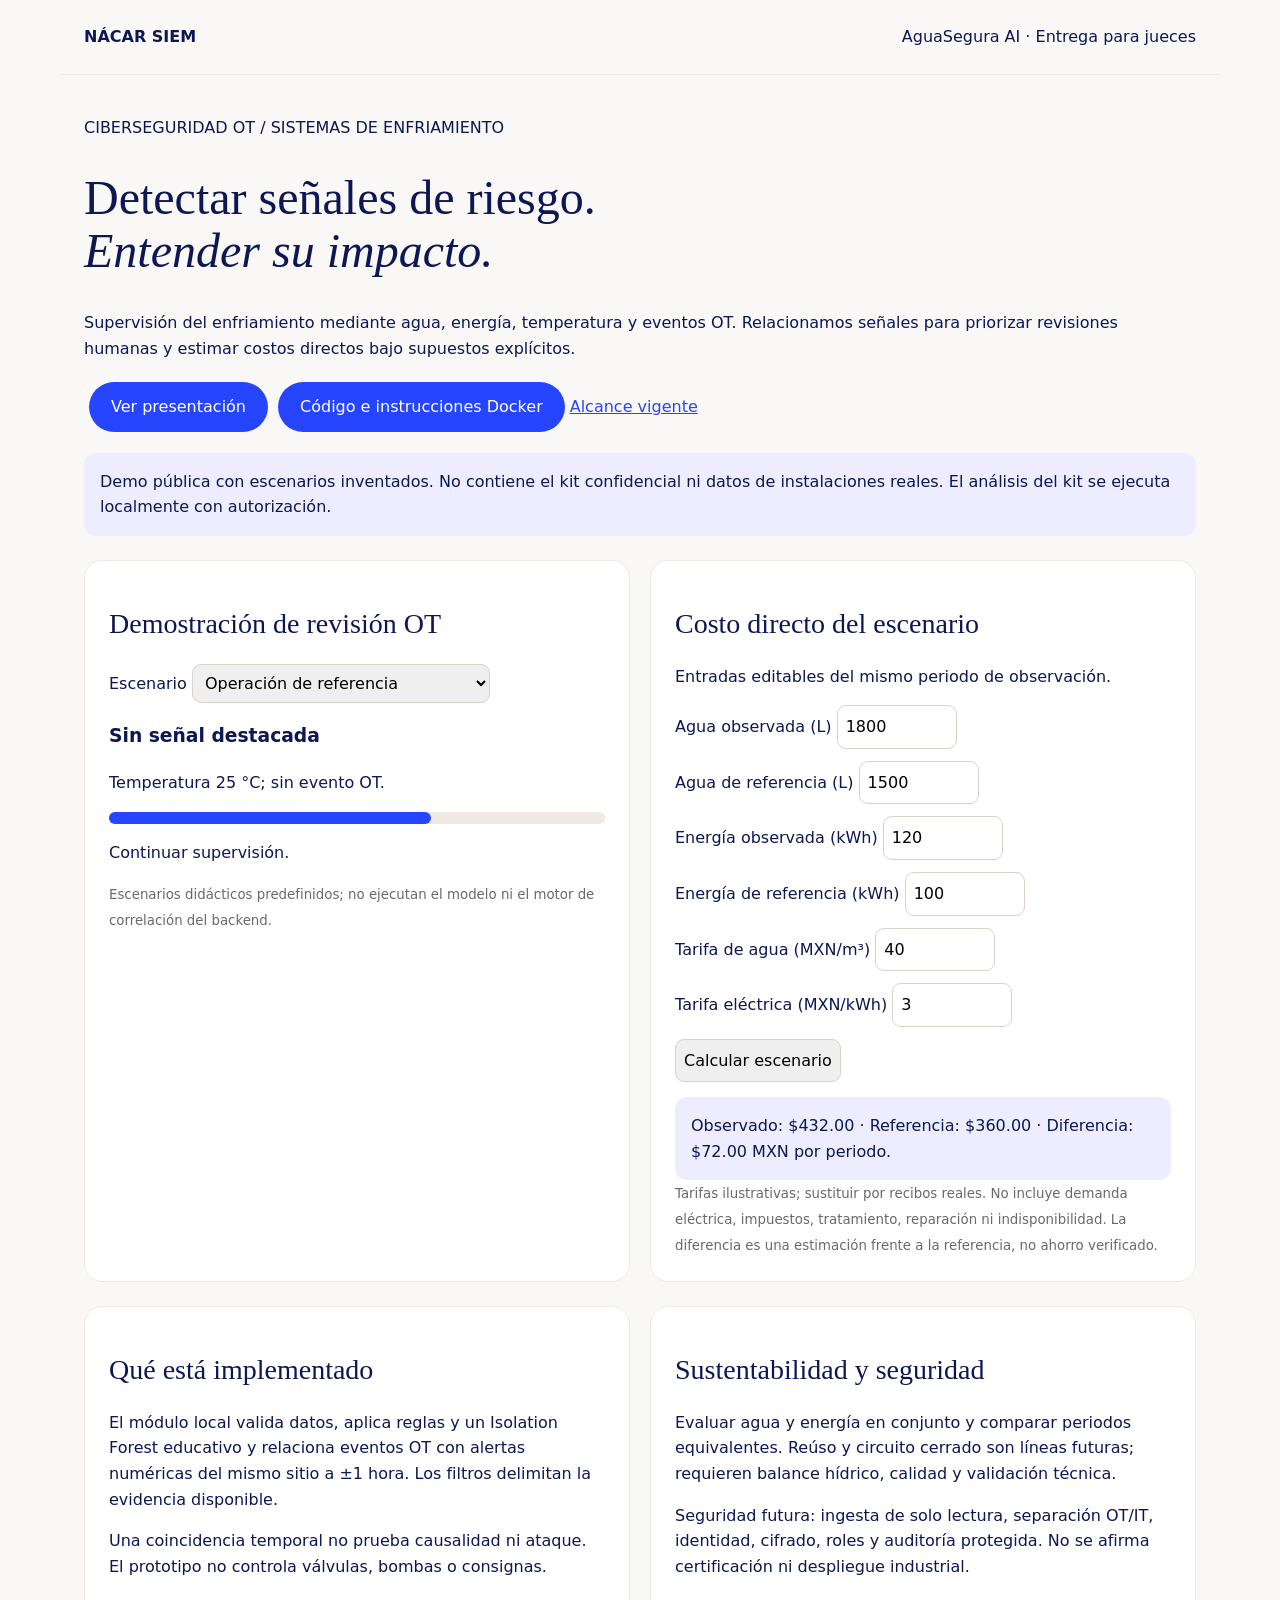
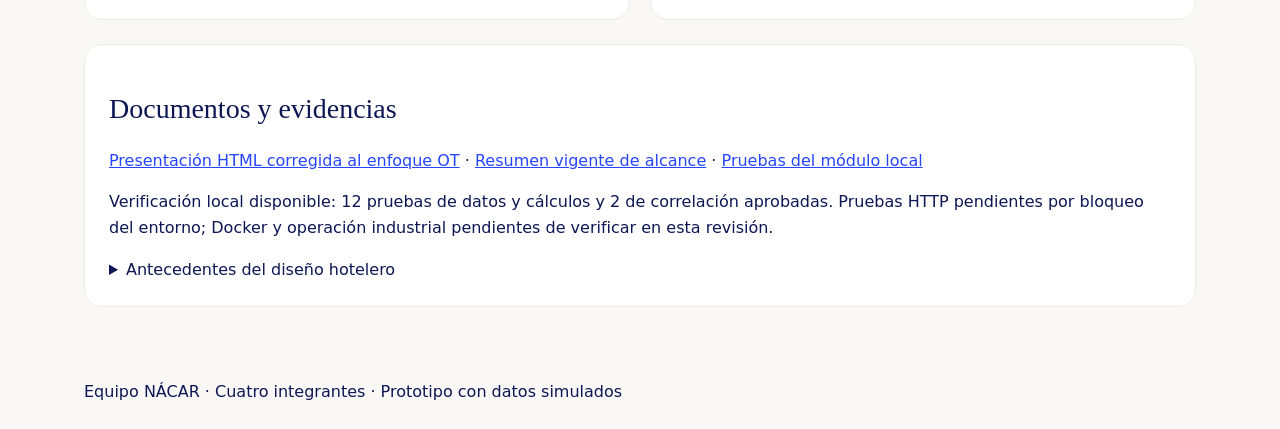
<file: index.html>
<!doctype html><html lang="es"><head><meta charset="utf-8"><meta http-equiv="refresh" content="0;url=jueces/"><title>NÁCAR SIEM · Entrega OT</title></head><body><a href="jueces/">Abrir entrega para jueces: ciberseguridad OT del enfriamiento</a></body></html>
</file>
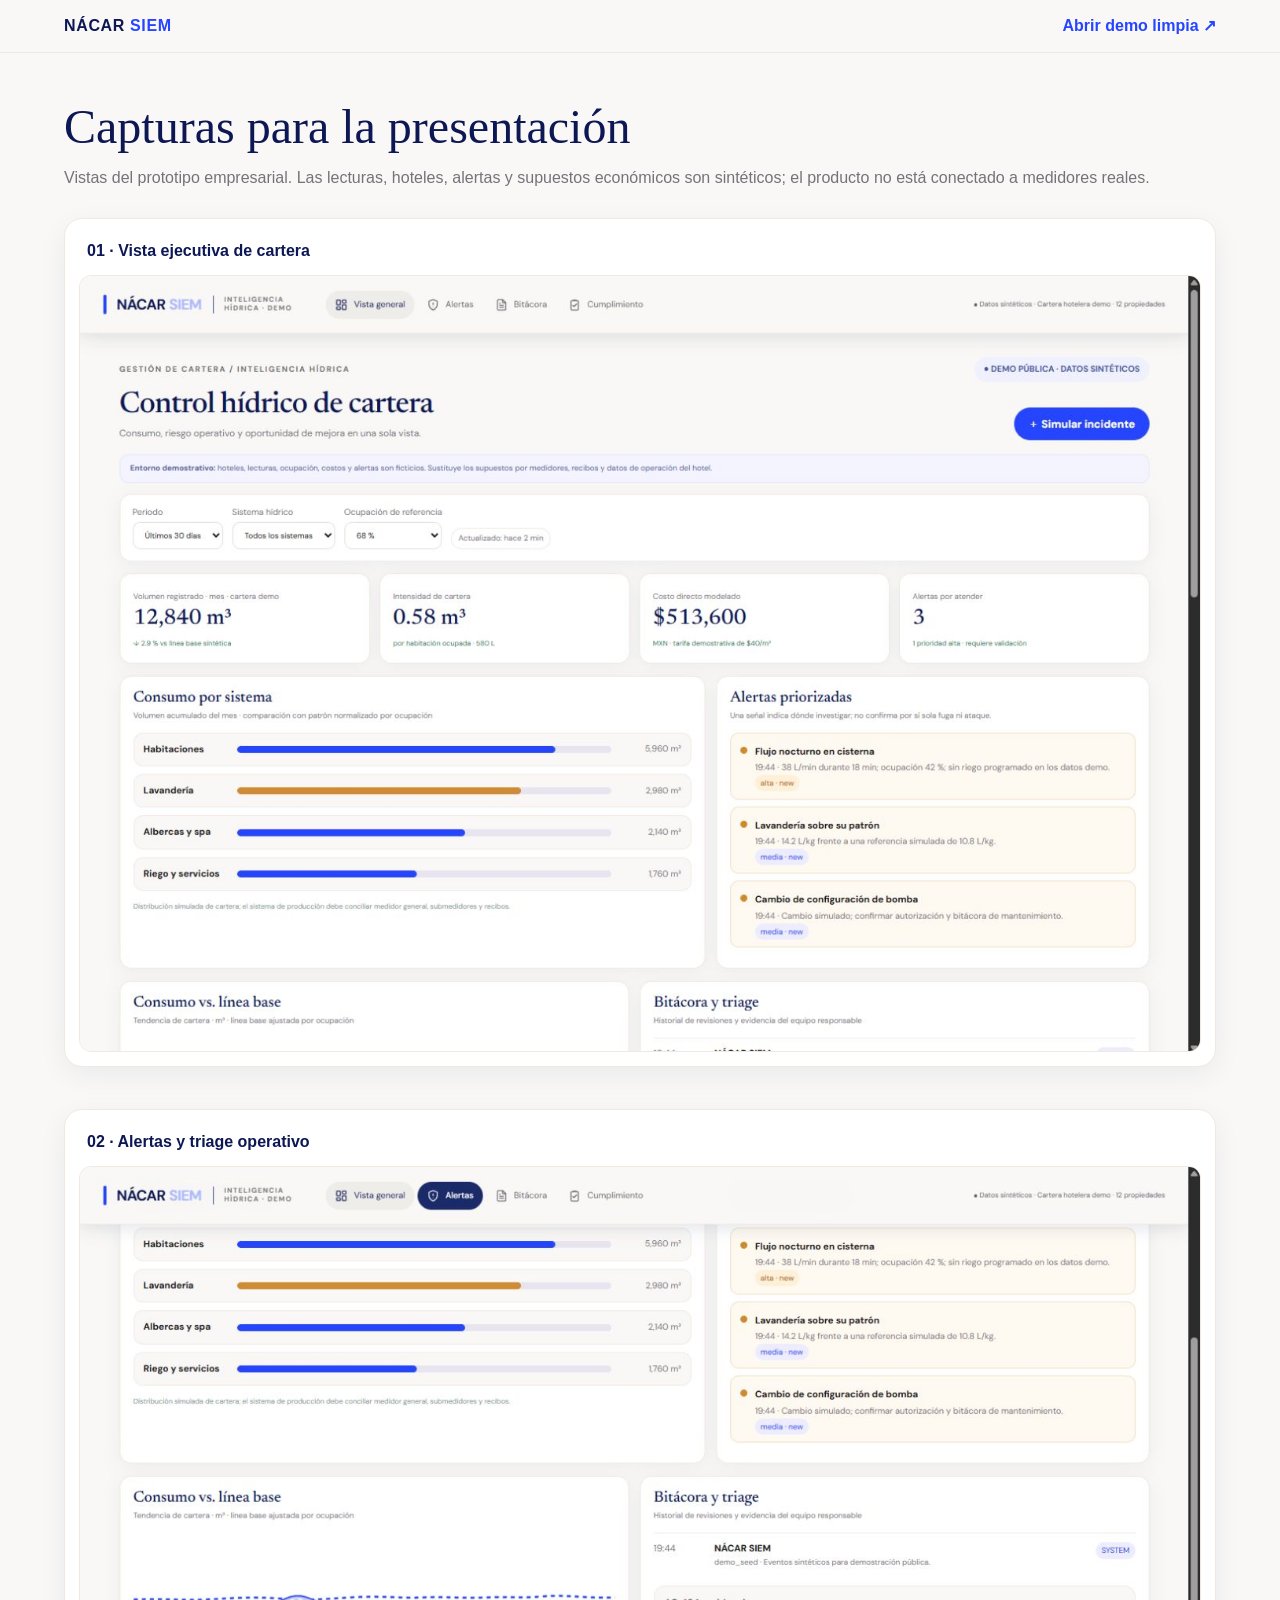
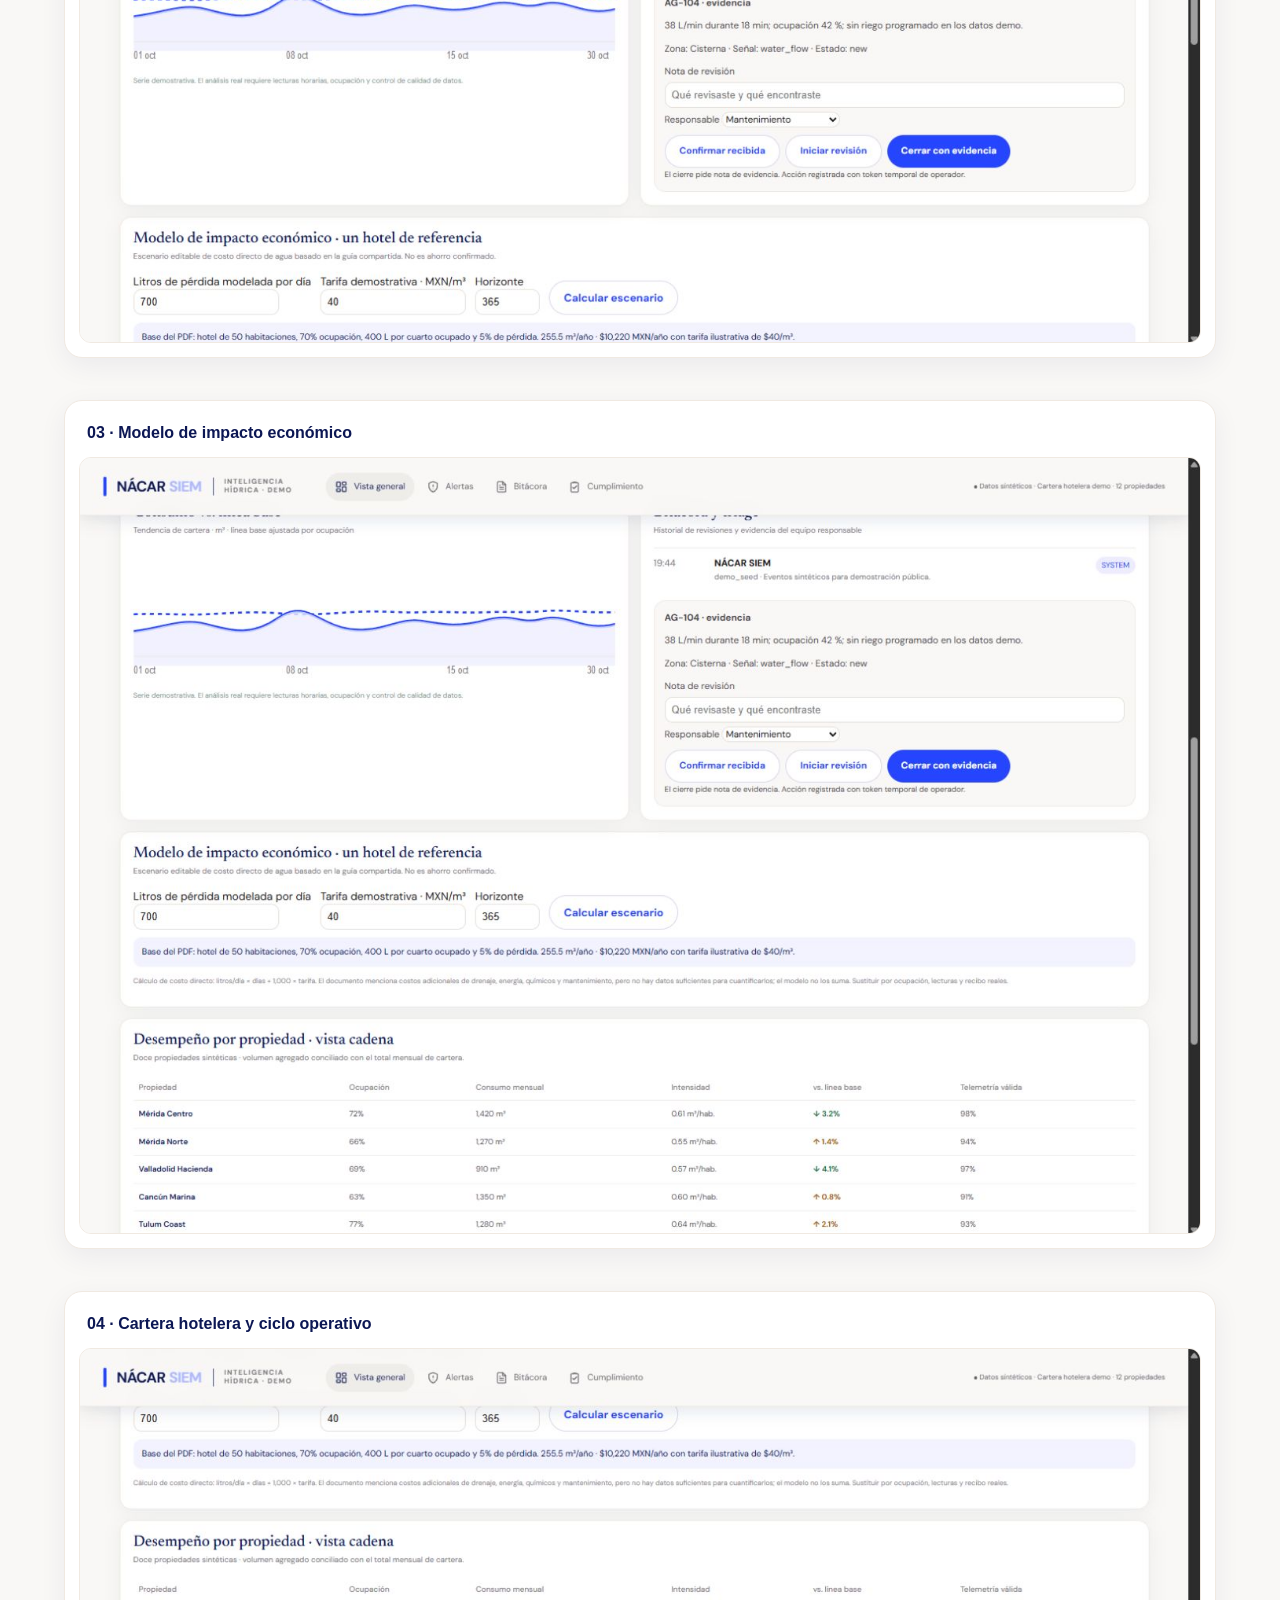
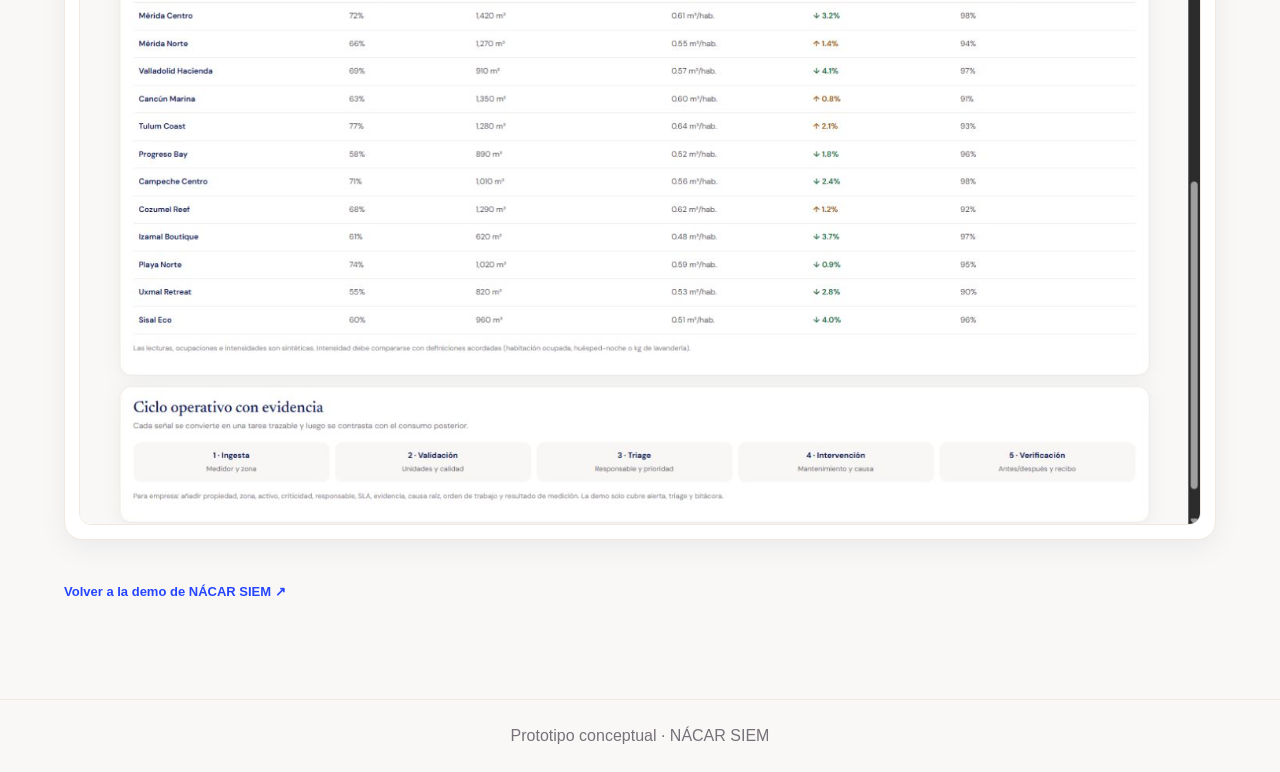
<file: capturas/index.html>
<!doctype html>
<html lang="es">
<head>
<meta charset="utf-8"><meta name="viewport" content="width=device-width,initial-scale=1">
<title>NÁCAR SIEM · Capturas</title>
<style>
:root{color-scheme:light;--ink:#0c1754;--blue:#2545ff;--paper:#f9f8f6;--line:#f0e9e1;--muted:#77727a}
*{box-sizing:border-box}body{margin:0;background:var(--paper);color:var(--ink);font:16px/1.5 "DM Sans",Inter,Arial,sans-serif}
header{position:sticky;top:0;background:rgba(249,248,246,.96);backdrop-filter:blur(12px);border-bottom:1px solid var(--line);padding:14px clamp(20px,5vw,72px);display:flex;justify-content:space-between;align-items:center;gap:20px}
.brand{font-weight:800;letter-spacing:.04em}.brand span{color:var(--blue)}a{color:var(--blue);text-decoration:none;font-weight:650}
main{max-width:1200px;margin:0 auto;padding:40px 24px 72px}h1{font:500 clamp(32px,5vw,48px)/1.1 Georgia,serif;margin:8px 0 12px}p{color:var(--muted);margin:0 0 26px}
figure{margin:28px 0 42px;background:#fff;border:1px solid var(--line);border-radius:18px;padding:14px;box-shadow:0 8px 28px rgba(12,23,84,.06)}
figcaption{padding:6px 8px 12px;font-weight:700;color:var(--ink)}figure img{display:block;width:100%;height:auto;border:1px solid var(--line);border-radius:12px}
.small{font-size:13px}footer{padding:24px;border-top:1px solid var(--line);color:var(--muted);text-align:center}
</style></head>
<body><header><div class="brand">NÁCAR <span>SIEM</span></div><a href="../console/?presentation=1">Abrir demo limpia ↗</a></header>
<main><h1>Capturas para la presentación</h1><p>Vistas del prototipo empresarial. Las lecturas, hoteles, alertas y supuestos económicos son sintéticos; el producto no está conectado a medidores reales.</p>
<figure><figcaption>01 · Vista ejecutiva de cartera</figcaption><a href="01-vista-ejecutiva.jpg"><img src="01-vista-ejecutiva.jpg" alt="Resumen ejecutivo del tablero NÁCAR SIEM"></a></figure>
<figure><figcaption>02 · Alertas y triage operativo</figcaption><a href="02-alertas-triage.jpg"><img src="02-alertas-triage.jpg" alt="Alertas priorizadas y formulario de triage"></a></figure>
<figure><figcaption>03 · Modelo de impacto económico</figcaption><a href="03-impacto-economico.jpg"><img src="03-impacto-economico.jpg" alt="Modelo editable de costo directo de agua y propiedades"></a></figure>
<figure><figcaption>04 · Cartera hotelera y ciclo operativo</figcaption><a href="04-cartera-operativa.jpg"><img src="04-cartera-operativa.jpg" alt="Comparación de desempeño entre propiedades y ciclo operativo"></a></figure>
<p class="small"><a href="../console/?presentation=1">Volver a la demo de NÁCAR SIEM ↗</a></p></main><footer>Prototipo conceptual · NÁCAR SIEM</footer></body></html>
</file>
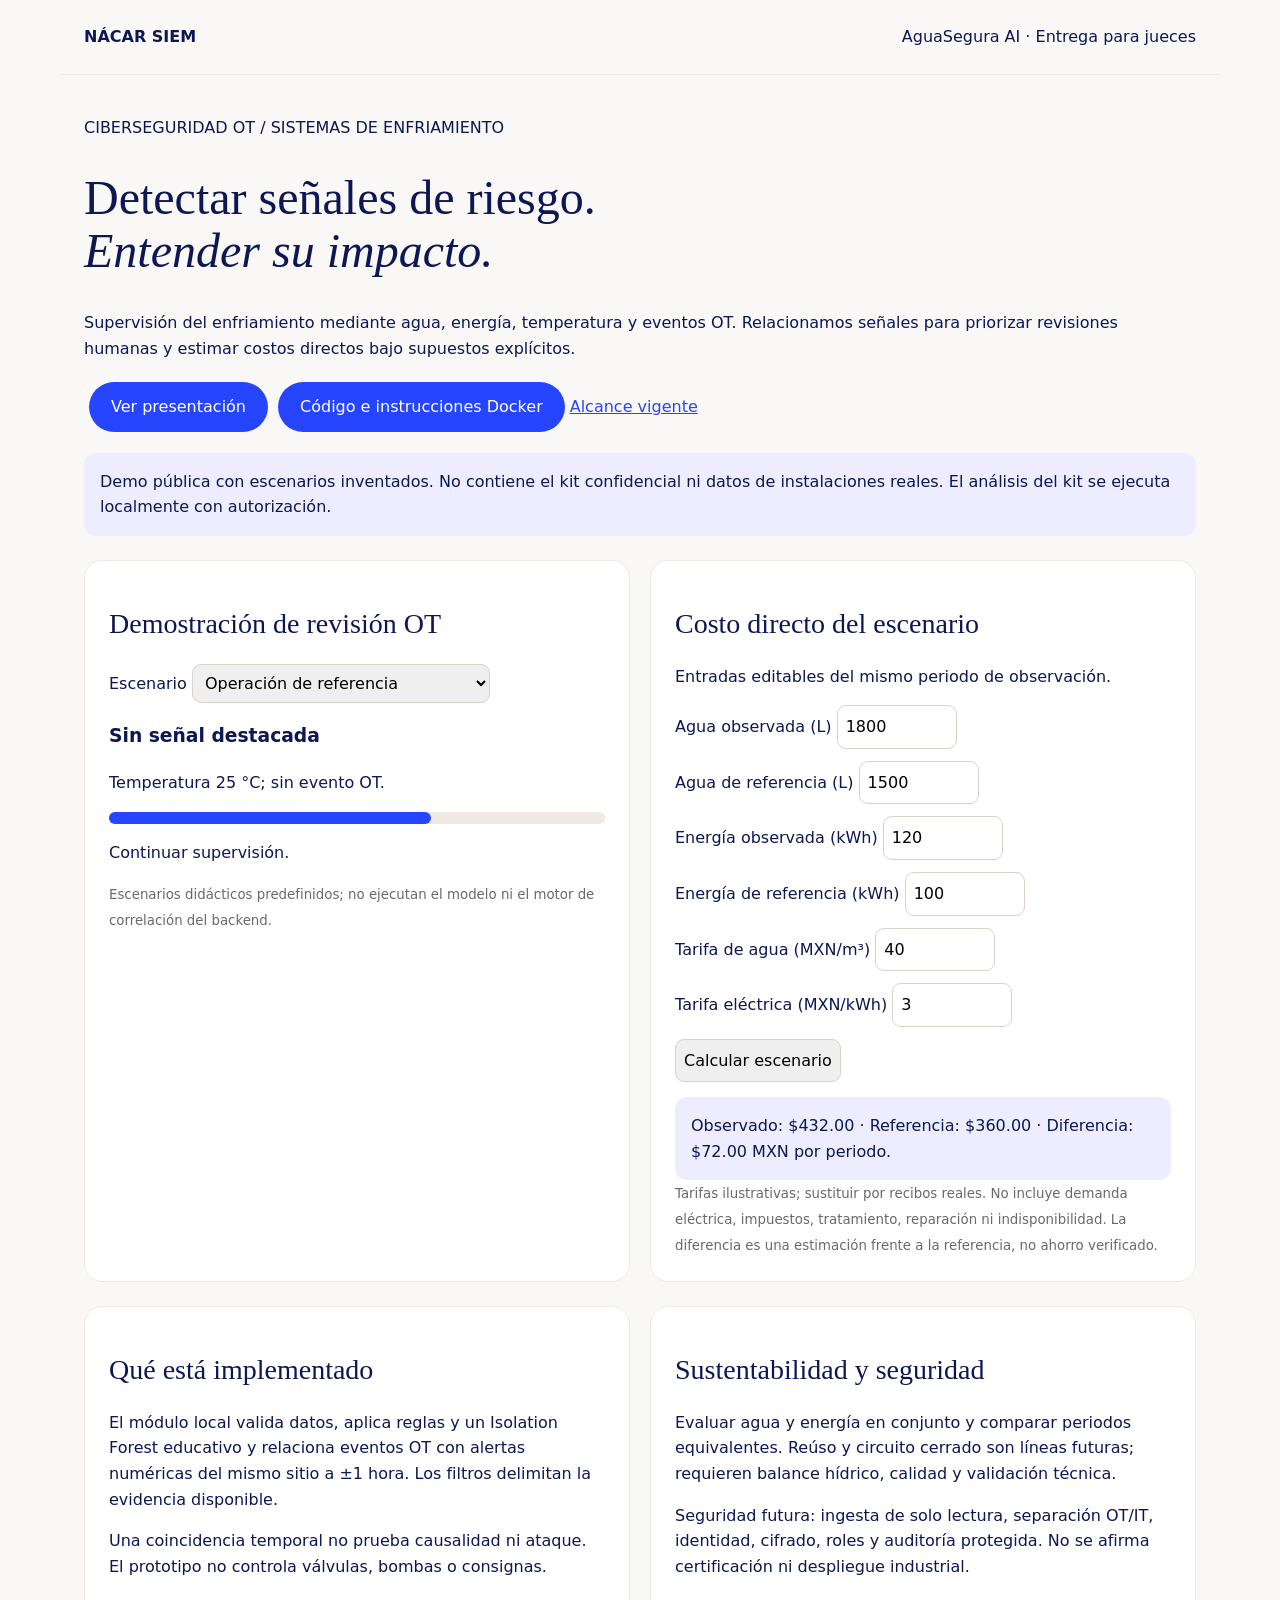
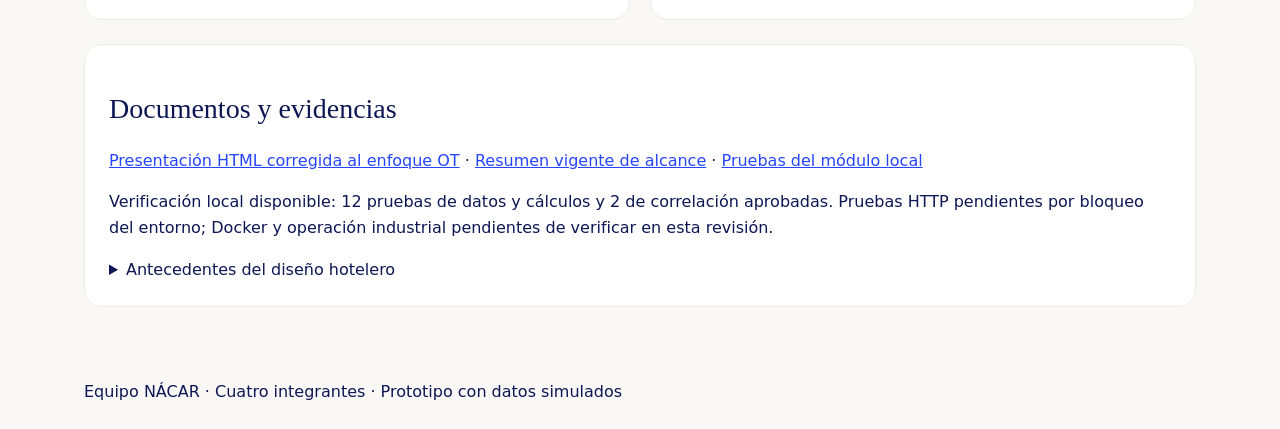
<file: jueces/index.html>
<!doctype html><html lang="es"><head><meta charset="utf-8"><meta name="viewport" content="width=device-width,initial-scale=1"><title>NÁCAR SIEM | Evaluación OT</title><style>
*{box-sizing:border-box}body{margin:0;background:#f9f8f6;color:#0c1754;font:16px/1.6 system-ui,sans-serif}header,main,footer{max-width:1160px;margin:auto;padding:24px}header{display:flex;justify-content:space-between;border-bottom:1px solid #f0e9e1}h1{font:48px/1.1 Georgia,serif;max-width:900px}h2{font:28px Georgia,serif}a{color:#2545ff}section{margin:24px 0}.grid{display:grid;grid-template-columns:1fr 1fr;gap:20px}.card{background:white;border:1px solid #f0e9e1;border-radius:18px;padding:24px}.button{display:inline-block;background:#2545ff;color:white;padding:12px 22px;border-radius:40px;text-decoration:none;margin:5px}label{display:block;margin:12px 0}input,select,button{font:inherit;padding:8px;border:1px solid #d9d2ca;border-radius:9px;max-width:100%}input{width:120px}.notice{background:#eeedff;padding:16px;border-radius:12px}.bar{height:12px;background:#f0e9e1;border-radius:12px;margin:10px 0}.bar i{display:block;height:100%;background:#2545ff;border-radius:12px}small{color:#6c6670}output{display:block;padding:16px;background:#eeedff;border-radius:12px;margin-top:15px}@media(max-width:750px){.grid{grid-template-columns:1fr}h1{font-size:36px}}</style></head><body>
<header><b>NÁCAR SIEM</b><span>AguaSegura AI · Entrega para jueces</span></header><main>
<p>CIBERSEGURIDAD OT / SISTEMAS DE ENFRIAMIENTO</p><h1>Detectar señales de riesgo.<br><em>Entender su impacto.</em></h1>
<p>Supervisión del enfriamiento mediante agua, energía, temperatura y eventos OT. Relacionamos señales para priorizar revisiones humanas y estimar costos directos bajo supuestos explícitos.</p>
<a class="button" href="../NACAR-presentacion.html">Ver presentación</a><a class="button" href="https://github.com/themiguelvargas10/hackathon">Código e instrucciones Docker</a><a href="../docs/ENFOQUE_OT_ENFRIAMIENTO.md">Alcance vigente</a>
<p class="notice">Demo pública con escenarios inventados. No contiene el kit confidencial ni datos de instalaciones reales. El análisis del kit se ejecuta localmente con autorización.</p>
<section class="grid"><article class="card"><h2>Demostración de revisión OT</h2><label>Escenario <select id="scenario"><option value="normal">Operación de referencia</option><option value="ot">Cambio OT y desviación térmica</option><option value="load">Aumento de carga autorizado</option><option value="only">Evento OT sin desviación</option></select></label><div id="case"></div><small>Escenarios didácticos predefinidos; no ejecutan el modelo ni el motor de correlación del backend.</small></article>
<article class="card"><h2>Costo directo del escenario</h2><p>Entradas editables del mismo periodo de observación.</p><label>Agua observada (L) <input id="water" type="number" min="0" value="1800"></label><label>Agua de referencia (L) <input id="basewater" type="number" min="0" value="1500"></label><label>Energía observada (kWh) <input id="energy" type="number" min="0" value="120"></label><label>Energía de referencia (kWh) <input id="baseenergy" type="number" min="0" value="100"></label><label>Tarifa de agua (MXN/m³) <input id="wt" type="number" min="0" step="0.01" value="40"></label><label>Tarifa eléctrica (MXN/kWh) <input id="et" type="number" min="0" step="0.01" value="3"></label><button id="calculate">Calcular escenario</button><output id="cost" aria-live="polite"></output><small>Tarifas ilustrativas; sustituir por recibos reales. No incluye demanda eléctrica, impuestos, tratamiento, reparación ni indisponibilidad. La diferencia es una estimación frente a la referencia, no ahorro verificado.</small></article></section>
<section class="grid"><article class="card"><h2>Qué está implementado</h2><p>El módulo local valida datos, aplica reglas y un Isolation Forest educativo y relaciona eventos OT con alertas numéricas del mismo sitio a ±1 hora. Los filtros delimitan la evidencia disponible.</p><p>Una coincidencia temporal no prueba causalidad ni ataque. El prototipo no controla válvulas, bombas o consignas.</p></article><article class="card"><h2>Sustentabilidad y seguridad</h2><p>Evaluar agua y energía en conjunto y comparar periodos equivalentes. Reúso y circuito cerrado son líneas futuras; requieren balance hídrico, calidad y validación técnica.</p><p>Seguridad futura: ingesta de solo lectura, separación OT/IT, identidad, cifrado, roles y auditoría protegida. No se afirma certificación ni despliegue industrial.</p></article></section>
<section class="card"><h2>Documentos y evidencias</h2><p><a href="../NACAR-presentacion.html">Presentación HTML corregida al enfoque OT</a> · <a href="../docs/ENFOQUE_OT_ENFRIAMIENTO.md">Resumen vigente de alcance</a> · <a href="https://github.com/themiguelvargas10/hackathon/tree/main/tests">Pruebas del módulo local</a></p><p>Verificación local disponible: 12 pruebas de datos y cálculos y 2 de correlación aprobadas. Pruebas HTTP pendientes por bloqueo del entorno; Docker y operación industrial pendientes de verificar en esta revisión.</p><details><summary>Antecedentes del diseño hotelero</summary><p>Material anterior al reenfoque OT; sus cifras y funciones no constituyen resultados del alcance vigente.</p><p><a href="../docs/AguaSegura_AI_NACAR_SIEM.pdf">PDF compartido por el equipo</a> · <a href="../docs/NACAR_Anexo_sustentabilidad_ciberseguridad.pdf">Anexo anterior</a> · <a href="../capturas/">Capturas hoteleras</a> · <a href="../console/?presentation=1">Consola hotelera anterior</a></p></details></section>
</main><footer>Equipo NÁCAR · Cuatro integrantes · Prototipo con datos simulados</footer><script>
const cases={normal:['Sin señal destacada','Temperatura 25 °C; sin evento OT.','Continuar supervisión.'],ot:['Revisión combinada','Temperatura 31 °C y cambio OT en el mismo sitio y hora.','Verificar autorización, mantenimiento y sensores; revisar la desviación sin ejecutar control remoto.'],load:['Desviación operativa','Temperatura 30 °C; aumento de carga declarado; sin evento OT.','Contrastar con carga y capacidad térmica antes de atribuir un incidente.'],only:['Evento OT por revisar','Cambio de configuración; temperatura 25 °C y consumo estable.','Confirmar orden de trabajo y origen del cambio aunque no exista desviación numérica.']};function show(){const v=cases[document.getElementById('scenario').value];document.getElementById('case').innerHTML='<h3>'+v[0]+'</h3><p>'+v[1]+'</p><div class="bar"><i style="width:65%"></i></div><p>'+v[2]+'</p>'}function calc(){let ids=['water','basewater','energy','baseenergy','wt','et'],v=ids.map(id=>Number(document.getElementById(id).value));let out=document.getElementById('cost');if(v.some((x,i)=>!Number.isFinite(x)||x<0||document.getElementById(ids[i]).value==='')){out.textContent='Ingresa valores numéricos no negativos en todos los campos.';return}let [w,bw,e,be,wt,et]=v;const fmt=x=>x.toLocaleString('es-MX',{style:'currency',currency:'MXN'});let obs=w/1000*wt+e*et,base=bw/1000*wt+be*et;out.textContent='Observado: '+fmt(obs)+' · Referencia: '+fmt(base)+' · Diferencia: '+fmt(obs-base)+' MXN por periodo.'}document.getElementById('scenario').onchange=show;document.getElementById('calculate').onclick=calc;show();calc();</script></body></html>
</file>
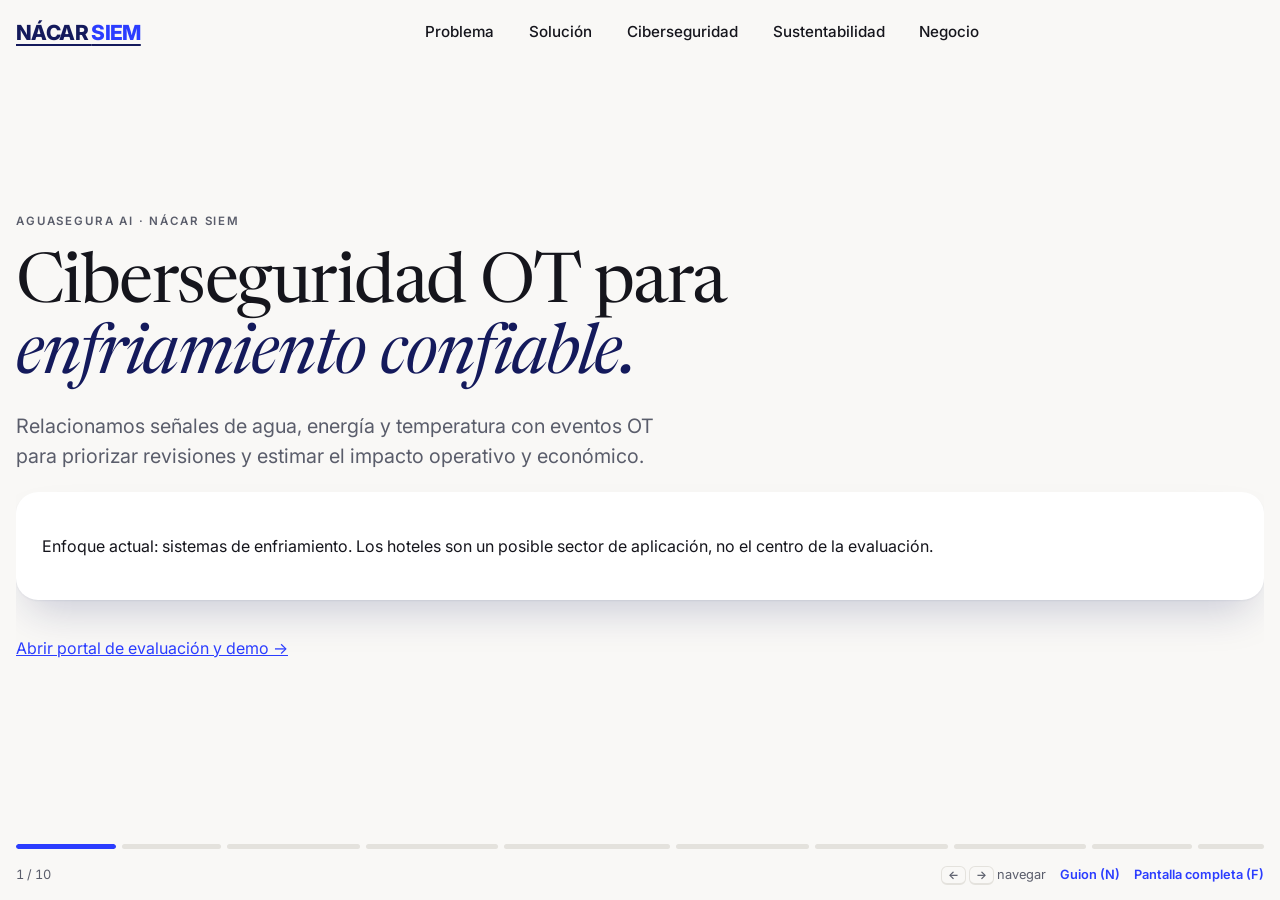
<file: NACAR-presentacion.html>
<!doctype html>
<html lang="es"><head><meta charset="utf-8"><meta name="viewport" content="width=device-width,initial-scale=1,viewport-fit=cover"><style>:root{color-scheme:light}html,body{margin:0}</style>
<title>NÁCAR SIEM</title>
<meta name="claude:viewport-fit-sides" content="cover">
<link rel="preconnect" href="https://fonts.googleapis.com">
<link rel="preconnect" href="https://fonts.gstatic.com" crossorigin>
<link rel="stylesheet" href="https://fonts.googleapis.com/css2?family=Inter:wght@400;500;600;700;800&family=Newsreader:ital,opsz,wght@0,6..72,400;0,6..72,500;1,6..72,400;1,6..72,500&display=swap">
<style>
/* Layout: una diapositiva a pantalla completa, cabecera con capítulos, pie con barra de tiempo (3:00). Estilo de la landing NÁCAR SIEM. */
:root{
  --bg:#f9f8f6; --surface:#ffffff; --ink:#15151c; --muted:#5a5d6b; --line:#e4e2dd;
  --em:#141a5c; --navy-bg:#141a5c; --blue:#2b3dff; --blue-text:#2b3dff; --tint:#eceefe; --lav:#f1e4f6;
  --good:#17875c; --warn:#b97300; --crit:#d23c3c; --crit-tint:rgba(210,60,60,.12);
  --shadow:0 1px 2px rgba(20,26,92,.06),0 22px 44px -14px rgba(20,26,92,.22);
  --serif:'Newsreader','Source Serif 4',Georgia,'Times New Roman',serif;
  --sans:'Inter',system-ui,-apple-system,'Segoe UI',Roboto,sans-serif;
}
@media (prefers-color-scheme: dark){:root:not([data-theme="light"]){
  --bg:#0d0f1f; --surface:#161a32; --ink:#f2f1ed; --muted:#a4a7bb; --line:#2a2e4d;
  --em:#b3bdff; --navy-bg:#222a86; --blue:#4a5bff; --blue-text:#93a0ff; --tint:#222866; --lav:#4a2f6e;
  --good:#3fc58d; --warn:#e3a43a; --crit:#ff7070; --crit-tint:rgba(255,112,112,.16);
  --shadow:0 1px 2px rgba(0,0,0,.4),0 22px 44px -14px rgba(0,0,0,.6); color-scheme:dark}}
:root[data-theme="dark"]{
  --bg:#0d0f1f; --surface:#161a32; --ink:#f2f1ed; --muted:#a4a7bb; --line:#2a2e4d;
  --em:#b3bdff; --navy-bg:#222a86; --blue:#4a5bff; --blue-text:#93a0ff; --tint:#222866; --lav:#4a2f6e;
  --good:#3fc58d; --warn:#e3a43a; --crit:#ff7070; --crit-tint:rgba(255,112,112,.16);
  --shadow:0 1px 2px rgba(0,0,0,.4),0 22px 44px -14px rgba(0,0,0,.6); color-scheme:dark}

*{box-sizing:border-box}
html,body{height:100%}
body{background:var(--bg);color:var(--ink);font-family:var(--sans);font-size:16px;line-height:1.5;overflow:hidden;
  padding-left:max(16px,env(safe-area-inset-left,0px));padding-right:max(16px,env(safe-area-inset-right,0px))}
button{font-family:inherit}
:focus-visible{outline:3px solid var(--blue-text);outline-offset:3px;border-radius:6px}

.app{height:100%;max-width:1320px;margin:0 auto;display:grid;grid-template-rows:auto minmax(0,1fr) auto}

/* Cabecera */
.top{display:flex;align-items:center;justify-content:space-between;gap:16px;padding-block:16px}
.brand{background:none;border:0;padding:0;cursor:pointer;font-weight:800;font-size:1.3rem;letter-spacing:-.03em;color:var(--em);text-decoration:underline;text-underline-offset:4px;text-decoration-thickness:2px}
.brand b{color:var(--blue-text);font-weight:800}
.nav{display:flex;gap:clamp(12px,2.4vw,34px)}
.nav button{background:none;border:0;border-bottom:2px solid transparent;padding:6px 2px;cursor:pointer;font-size:.95rem;font-weight:500;color:var(--ink)}
.nav button[aria-current="true"]{border-bottom-color:var(--blue-text);color:var(--blue-text)}
.right{display:flex;align-items:center;gap:16px}
.clock{font-size:.9rem;font-variant-numeric:tabular-nums;color:var(--muted);white-space:nowrap}
.clock.warn{color:var(--warn);font-weight:600}
.clock.over{color:var(--crit);font-weight:700}
.pill{background:var(--blue);color:#fff;border:0;border-radius:999px;padding:12px 24px;font-size:.95rem;font-weight:600;cursor:pointer;white-space:nowrap;transition:transform .15s,filter .15s}
.pill:hover{filter:brightness(1.1);transform:translateY(-1px)}
.pill.ghost{background:var(--tint);color:var(--blue-text)}

/* Diapositivas */
.slides{position:relative;min-height:0}
.slide{position:absolute;inset:0;overflow-y:auto;overflow-x:hidden;opacity:0;visibility:hidden;transition:opacity .45s ease,visibility 0s .45s}
.slide.on{opacity:1;visibility:visible;transition-delay:0s}
.wrap{min-height:100%;display:flex;flex-direction:column;justify-content:center;gap:clamp(18px,3.4vh,40px);padding-block:clamp(6px,2vh,24px)}

.r{}
.slide.on .r{animation:rise .8s cubic-bezier(.2,.7,.2,1) both;animation-delay:calc(var(--i,0) * 90ms + 100ms)}
@keyframes rise{from{opacity:0;transform:translateY(18px)}}
@keyframes fade{from{opacity:0}}
@keyframes draw{from{stroke-dashoffset:1}}

.eyebrow{font-size:.72rem;font-weight:600;line-height:1.5;letter-spacing:.16em;text-transform:uppercase;color:var(--muted);max-width:62ch;margin:0}
h1,h2{font-family:var(--serif);font-weight:400;letter-spacing:-.022em;text-wrap:balance;margin:0}
h1{font-size:clamp(2.3rem,min(5.4vw,9vh),5.2rem);line-height:1.03}
h2{font-size:clamp(2rem,min(4.2vw,7.4vh),3.8rem);line-height:1.07}
h1 em,h2 em{color:var(--em);font-style:italic}
.lead{font-size:clamp(1rem,min(1.55vw,2.7vh),1.3rem);color:var(--muted);max-width:54ch;margin:0}
.stack{display:flex;flex-direction:column;gap:clamp(12px,2.2vh,24px)}
.split{display:grid;grid-template-columns:minmax(0,5fr) minmax(0,6fr);gap:clamp(24px,5vw,72px);align-items:center}
.split.even{grid-template-columns:minmax(0,1fr) minmax(0,1fr)}
.split.wide{grid-template-columns:minmax(0,7fr) minmax(0,5fr);align-items:start}
.row-cta{display:flex;align-items:center;gap:18px;flex-wrap:wrap}
.tag{font-size:.9rem;color:var(--muted)}

.chip{display:inline-block;padding:6px 13px;border-radius:999px;background:var(--tint);color:var(--blue-text);font-size:.8rem;font-weight:600;white-space:nowrap}
.chip.crit{background:var(--crit-tint);color:var(--crit)}
.dot{width:9px;height:9px;border-radius:50%;display:inline-block;flex:none}
.card{background:var(--surface);border-radius:22px;box-shadow:var(--shadow);padding:clamp(16px,2.2vw,26px)}

/* Maqueta de la plataforma (portada) */
.mock{position:relative;margin:8px 0 38px;padding-right:8px}
.mock-back{position:absolute;inset:42px -18px -12px 46px;background:var(--navy-bg);border-radius:30px;transform:rotate(2.2deg)}
.report{position:relative;transform:rotate(-1.1deg);padding:clamp(14px,2vw,24px)}
.rep-h{display:flex;justify-content:space-between;align-items:flex-start;gap:12px}
.rep-h h3{font-family:var(--serif);font-weight:500;font-size:clamp(1.15rem,2vw,1.6rem);letter-spacing:-.01em;margin:0;color:var(--em)}
.live{font-size:.68rem;font-weight:600;letter-spacing:.06em;color:var(--good);background:color-mix(in srgb,var(--good) 14%,transparent);padding:5px 11px;border-radius:999px;white-space:nowrap}
.sub{font-size:.75rem;color:var(--muted);margin:2px 0 10px}
.tabs{display:flex;gap:8px;margin-bottom:10px}
.tabs span{font-size:.72rem;padding:5px 11px;border-radius:999px;background:color-mix(in srgb,var(--muted) 14%,transparent);color:var(--muted)}
.tabs span.on{background:var(--tint);color:var(--blue-text);font-weight:600}
.plot{border:1px solid var(--line);border-radius:14px;padding:10px 12px 8px}
.plot-h{display:flex;justify-content:space-between;font-size:.72rem;color:var(--muted)}
.plot-h b{color:var(--ink);font-size:.82rem}
.plot svg{display:block;width:100%;height:auto}
.plot-f{display:flex;justify-content:space-between;align-items:baseline;font-size:.72rem;color:var(--muted)}
.plot-f b{font-size:1rem;color:var(--ink);font-variant-numeric:tabular-nums}
.meters{display:grid;grid-template-columns:minmax(0,1fr) auto;gap:12px;margin-top:12px;align-items:center}
.meters ul{list-style:none;margin:0;padding:0;display:grid;gap:8px}
.meters li{display:flex;align-items:center;gap:8px;font-size:.74rem;border-bottom:1px solid var(--line);padding-bottom:7px}
.meters li span:last-child{margin-left:auto;font-weight:600}
.gauge{width:96px;text-align:center;background:var(--tint);border-radius:16px;padding:8px 6px 6px;font-size:.62rem;color:var(--muted)}
.gauge svg{width:70px;height:70px;display:block;margin:0 auto 2px}
.chat{position:absolute;left:-7%;bottom:-34px;width:min(64%,330px);padding:14px 16px;border-radius:18px}
.chat-top{display:flex;align-items:center;gap:10px}
.avatar{width:30px;height:30px;border-radius:50%;background:var(--blue);color:#fff;display:grid;place-items:center;font-weight:700;font-size:.8rem;flex:none}
.chat-top b{font-size:.74rem;display:block}
.chat-top small{font-size:.72rem;color:var(--muted);display:block}
.send{margin-left:auto;background:var(--blue);color:#fff;font-size:.72rem;font-weight:700;border-radius:999px;padding:7px 14px}
.chips{display:flex;flex-wrap:wrap;gap:6px;margin-top:10px}
.chips span{font-size:.66rem;border:1px solid var(--line);border-radius:999px;padding:4px 9px;color:var(--muted)}

.ln{fill:none;stroke:var(--blue-text);stroke-width:2.6;stroke-linecap:round;stroke-linejoin:round;stroke-dasharray:1;stroke-dashoffset:0}
.slide.on .ln{animation:draw 1.9s .35s ease both}
.slide.on .ar{animation:fade 1s 1.3s both}
.grid{stroke:var(--line);stroke-width:1}
.tick{fill:var(--muted);font:500 11px var(--sans)}
.slide.on .pk{animation:fade .5s 2.1s both}
@keyframes pulse{0%{r:5;opacity:.7}100%{r:16;opacity:0}}
.pulse{fill:var(--crit);animation:pulse 1.8s ease-out infinite}
.gring{fill:none;stroke:var(--blue-text);stroke-width:7;stroke-linecap:round;stroke-dasharray:213.6;stroke-dashoffset:38.4;transform:rotate(-90deg);transform-origin:50% 50%}
.slide.on .gring{animation:gdraw 1.6s .6s cubic-bezier(.2,.7,.2,1) both}
@keyframes gdraw{from{stroke-dashoffset:213.6}}

/* Lista tipo libro contable */
.ledger{list-style:none;margin:0;padding:0}
.ledger li{display:grid;grid-template-columns:clamp(150px,21vw,260px) minmax(0,1fr);align-items:center;gap:6px 24px;padding-block:clamp(10px,2vh,18px);border-top:1px solid var(--line)}
.ledger li:last-child{border-bottom:1px solid var(--line)}
.fig{font-family:var(--serif);font-size:clamp(1.9rem,min(3.8vw,6.8vh),3.3rem);line-height:1;color:var(--em);font-variant-numeric:tabular-nums;white-space:nowrap}
.fig small{font-family:var(--sans);font-size:.38em;font-weight:500;color:var(--muted);margin-left:.35em;letter-spacing:0}
.cap{font-size:clamp(.95rem,1.35vw,1.15rem);margin:0}
.cap b{font-weight:600}
.cap span{display:block;color:var(--muted);font-size:.9em}

.navy{background:var(--navy-bg);color:#fff;border-radius:26px;padding:clamp(18px,2.4vw,30px);display:grid;grid-template-columns:auto minmax(0,1fr);gap:20px;align-items:center}
.navy .x{font-family:var(--serif);font-style:italic;font-size:clamp(3rem,min(7vw,12vh),5.4rem);line-height:.9}
.navy p{margin:0;font-size:clamp(.95rem,1.4vw,1.15rem);color:rgba(255,255,255,.9)}
.navy small{display:block;margin-top:6px;opacity:.7;font-size:.78rem}

/* Pasos */
.steps{display:grid;grid-template-columns:repeat(3,minmax(0,1fr));gap:clamp(14px,2vw,26px)}
.step{position:relative;display:flex;flex-direction:column;gap:10px}
.step .n{width:34px;height:34px;border-radius:50%;background:var(--blue);color:#fff;display:grid;place-items:center;font-weight:700;font-size:.9rem}
.step h3{font-family:var(--serif);font-weight:500;font-size:clamp(1.3rem,2.1vw,1.8rem);margin:0;color:var(--em);letter-spacing:-.01em}
.step p{margin:0;color:var(--muted);font-size:clamp(.92rem,1.25vw,1.05rem)}
.step:not(:last-child)::after{content:"";position:absolute;top:50%;right:calc(clamp(14px,2vw,26px) / -2 - 7px);width:14px;height:14px;border-radius:50%;background:var(--blue);box-shadow:0 0 0 0 color-mix(in srgb,var(--blue) 50%,transparent);animation:ping 2.4s infinite}
@keyframes ping{70%{box-shadow:0 0 0 12px transparent}100%{box-shadow:0 0 0 0 transparent}}

.hum h4{margin:0 0 14px;font-size:.78rem;font-weight:600;letter-spacing:.1em;text-transform:uppercase;color:var(--muted)}
.bar{position:relative;height:16px;border-radius:999px;background:color-mix(in srgb,var(--muted) 18%,transparent)}
.bar i{position:absolute;left:70%;width:20%;top:0;bottom:0;border-radius:999px;background:var(--blue);transform-origin:left}
.slide.on .bar i{animation:grow 1.2s .5s cubic-bezier(.2,.7,.2,1) both}
@keyframes grow{from{transform:scaleX(0)}}
.scale{position:relative;height:22px;margin-top:8px;font-size:.78rem;color:var(--muted)}
.scale span{position:absolute;top:0}
.scale .mid{left:80%;transform:translateX(-50%);color:var(--blue-text);font-weight:700}
.scale .e{right:0}
.hum p{margin:12px 0 0;font-size:.9rem;color:var(--muted)}

/* Plataforma */
.chart-card h3{font-family:var(--serif);font-weight:500;font-size:1.35rem;margin:0;color:var(--em)}
.chart-card .sub{margin-bottom:8px}
.big svg{display:block;width:100%;height:auto}
.band{fill:var(--crit-tint)}
.alab{fill:var(--crit);font:700 12px var(--sans);letter-spacing:.06em}
.lim{display:flex;flex-wrap:wrap;gap:8px;margin:8px 0 6px}
.mini{font-size:.9rem;color:var(--muted);margin:0}
.side h4{margin:0 0 4px;font-size:.72rem;font-weight:600;letter-spacing:.14em;text-transform:uppercase;color:var(--muted)}
.sites{list-style:none;margin:8px 0 0;padding:0}
.sites li{display:grid;grid-template-columns:58px minmax(0,1fr);gap:10px;padding:9px 0;border-top:1px solid var(--line);font-size:.92rem;align-items:baseline}
.sites b{color:var(--em);font-variant-numeric:tabular-nums}
.sites span{color:var(--muted)}
.sites em{font-style:normal;color:var(--ink);font-weight:600}
.note{font-size:.85rem;color:var(--muted);margin:0}

.ok{width:30px;height:30px;border-radius:50%;background:color-mix(in srgb,var(--good) 16%,transparent);display:grid;place-items:center;flex:none}
.ok svg{width:16px;height:16px;fill:none;stroke:var(--good);stroke-width:3;stroke-linecap:round;stroke-linejoin:round}
.ok path{stroke-dasharray:1;stroke-dashoffset:0}
.slide.on .ok path{animation:draw .6s calc(var(--i,0) * 120ms + 600ms) ease both}
.ledger.norms li{grid-template-columns:30px clamp(140px,19vw,240px) minmax(0,1fr)}
.nm{font-weight:700;font-size:clamp(1rem,1.5vw,1.2rem);color:var(--em)}

.two{display:grid;grid-template-columns:repeat(2,minmax(0,1fr));gap:clamp(14px,2vw,26px)}
.two h3{font-family:var(--serif);font-weight:500;font-size:clamp(1.4rem,2.3vw,2rem);margin:0 0 6px;color:var(--em)}
.list{list-style:none;margin:0;padding:0;display:grid}
.list li{padding:clamp(9px,1.6vh,15px) 0;border-top:1px solid var(--line);font-size:clamp(.95rem,1.35vw,1.12rem)}
.list li b{font-weight:600}
.list li span{display:block;color:var(--muted);font-size:.9em}

.three{display:grid;grid-template-columns:repeat(3,minmax(0,1fr));gap:clamp(14px,2vw,26px)}
.three h3{font-family:var(--serif);font-weight:500;font-size:clamp(1.25rem,2vw,1.7rem);margin:0 0 8px;color:var(--em);letter-spacing:-.01em}
.three p{margin:0;color:var(--muted);font-size:clamp(.92rem,1.3vw,1.08rem)}
.next{display:flex;align-items:center;gap:14px;flex-wrap:wrap}

/* Cierre */
.close{position:relative;display:grid;grid-template-columns:minmax(0,1.2fr) minmax(0,.8fr);gap:clamp(20px,4vw,60px);align-items:center}
.ripples{position:relative;aspect-ratio:1;max-width:100%;width:min(100%,380px);justify-self:center}
.ripples i{position:absolute;inset:0;border-radius:50%;border:2px solid var(--blue-text);opacity:0;animation:ripple 4.2s ease-out infinite}
.ripples i:nth-child(2){animation-delay:1.4s}
.ripples i:nth-child(3){animation-delay:2.8s}
@keyframes ripple{0%{transform:scale(.12);opacity:.65}100%{transform:scale(1);opacity:0}}
.ripples svg{position:absolute;left:50%;top:50%;width:18%;transform:translate(-50%,-50%)}
.ripples path{fill:var(--blue)}

/* Ciberseguridad */
.zones{display:grid;grid-template-columns:minmax(0,1fr) auto minmax(0,1fr) auto minmax(0,.8fr);align-items:stretch}
.zone{background:var(--surface);border-radius:18px;box-shadow:var(--shadow);padding:16px 18px;display:flex;flex-direction:column;gap:2px}
.zone small{font-size:.68rem;font-weight:600;letter-spacing:.14em;text-transform:uppercase;color:var(--muted)}
.zone b{font-family:var(--serif);font-weight:500;font-size:clamp(1.15rem,1.9vw,1.5rem);color:var(--em);letter-spacing:-.01em}
.zone span{font-size:.88rem;color:var(--muted)}
.zone.core{background:var(--navy-bg)}
.zone.core small,.zone.core span{color:rgba(255,255,255,.78)}
.zone.core b{color:#fff}
.zone.ghost{background:transparent;box-shadow:none;border:2px dashed var(--line)}
.link{position:relative;display:grid;place-items:center;min-width:clamp(96px,12vw,150px);padding:0 6px}
.link::before{content:"";position:absolute;left:0;right:0;top:50%;height:2px;background:linear-gradient(90deg,var(--blue-text) 50%,transparent 50%);background-size:16px 2px;animation:flow 1s linear infinite}
.link.cut::before{background:linear-gradient(90deg,var(--crit) 50%,transparent 50%);background-size:16px 2px;animation:none;opacity:.55}
.lock{position:relative;z-index:1;background:var(--bg);border:1.5px solid var(--blue-text);color:var(--blue-text);border-radius:999px;padding:4px 10px;font-size:.66rem;font-weight:700;text-align:center;line-height:1.25}
.link.cut .lock{border-color:var(--crit);color:var(--crit)}
@keyframes flow{to{background-position:16px 0}}
.chip.prop{background:color-mix(in srgb,var(--warn) 18%,transparent);color:var(--warn);margin-left:6px;vertical-align:middle}
.eq{margin-top:10px!important;display:inline-block;background:var(--tint);color:var(--blue-text)!important;font-weight:600;font-size:.88rem!important;padding:8px 12px;border-radius:12px}
.gov{display:grid;grid-template-columns:repeat(4,minmax(0,1fr));gap:clamp(12px,2vw,24px)}
.gov div{border-top:2px solid var(--blue-text);padding-top:10px}
.gov b{display:block;font-size:.95rem;color:var(--em)}
.gov span{display:block;font-size:.88rem;color:var(--muted);margin-top:2px}

/* Pie */
.foot{padding-block:14px 16px;display:grid;gap:10px}
.segs{display:flex;gap:6px}
.seg{flex:1 1 0;min-width:0;border:0;background:none;padding:6px 0;cursor:pointer;display:block}
.seg span{display:block;height:5px;border-radius:999px;background:var(--line);overflow:hidden}
.seg i{display:block;height:100%;width:0;background:var(--blue-text);border-radius:999px}
.seg.done i,.seg.cur i{width:100%}
.seg.cur.run i{width:0;animation:fillseg var(--dur) linear forwards}
@keyframes fillseg{to{width:100%}}
.meta{display:flex;justify-content:space-between;gap:12px;font-size:.8rem;color:var(--muted);font-variant-numeric:tabular-nums}
.meta .hint{display:flex;gap:14px;align-items:center}
.meta button{background:none;border:0;color:var(--blue-text);font-size:.8rem;font-weight:600;cursor:pointer;padding:2px 0}
kbd{font:600 .72rem var(--sans);border:1px solid var(--line);border-bottom-width:2px;border-radius:6px;padding:1px 6px}

/* Guion */
.notes{position:fixed;left:max(16px,env(safe-area-inset-left,0px));right:max(16px,env(safe-area-inset-right,0px));bottom:calc(88px + env(safe-area-inset-bottom,0px));max-width:880px;margin:0 auto;background:var(--navy-bg);color:#fff;border-radius:20px;padding:18px 22px;box-shadow:var(--shadow);z-index:20}
.notes small{display:block;font-size:.68rem;letter-spacing:.14em;text-transform:uppercase;opacity:.75;margin-bottom:6px;font-weight:600}
.notes p{margin:0;font-size:clamp(1rem,1.6vw,1.2rem);line-height:1.5}

@media (max-width:960px){
  .split,.split.even,.split.wide,.close{grid-template-columns:minmax(0,1fr)}
  .steps,.three,.two{grid-template-columns:minmax(0,1fr)}
  .step:not(:last-child)::after{display:none}
  .nav{display:none}
  .zones{grid-template-columns:minmax(0,1fr)}
  .link{min-height:46px}
  .link::before{display:none}
  .gov{grid-template-columns:repeat(2,minmax(0,1fr))}
  .ripples{width:min(60%,260px)}
  .mock{margin-bottom:60px}
}
@media (max-width:600px){
  .ledger li,.ledger.norms li{grid-template-columns:minmax(0,1fr)}
  .ledger.norms li{grid-template-columns:30px minmax(0,1fr)}
  .ledger.norms li .cap{grid-column:2}
  .clock{display:none}
  .meta .hint{display:none}
  .pill{padding:10px 16px}
  .chat{left:0;width:78%}
  .navy{grid-template-columns:minmax(0,1fr)}
  .gov{grid-template-columns:minmax(0,1fr)}
}
@media (prefers-reduced-motion:reduce){
  *,*::before,*::after{animation:none!important;transition:none!important}
  .ripples i{opacity:.25;transform:scale(.6)}
  .ripples i:nth-child(2){transform:scale(.85)}
}
</style>

</head><body>
<div class="app" id="app">
  <header class="top">
    <button class="brand" id="brand" type="button" aria-label="Volver al inicio">NÁCAR <b>SIEM</b></button>
    <nav class="nav" aria-label="Capítulos">
      <button type="button" data-go="1">Problema</button>
      <button type="button" data-go="2">Solución</button>
      <button type="button" data-go="4">Ciberseguridad</button>
      <button type="button" data-go="5">Sustentabilidad</button>
      <button type="button" data-go="7">Negocio</button>
    </nav>
    <div class="right">
    </div>
  </header>

  <main class="slides" id="slides">

    <!-- 1 Portada -->
    <section class="slide on" data-title="NÁCAR SIEM" aria-label="NÁCAR SIEM"><div class="wrap"><div class="stack"><p class="eyebrow">AguaSegura AI · NÁCAR SIEM</p><h1>Ciberseguridad OT para <em>enfriamiento confiable.</em></h1><p class="lead">Relacionamos señales de agua, energía y temperatura con eventos OT para priorizar revisiones y estimar el impacto operativo y económico.</p><div class="card"><p>Enfoque actual: sistemas de enfriamiento. Los hoteles son un posible sector de aplicación, no el centro de la evaluación.</p></div><p><a href="jueces/" style="color:var(--blue-text)">Abrir portal de evaluación y demo →</a></p><div hidden><svg id="chart-hero"></svg><span id="hero-total"></span><svg id="chart-big"></svg></div></div></div></section>

    <!-- 2 Problema -->
    <section class="slide" data-title="El problema" aria-label="El problema"><div class="wrap"><div class="stack"><p class="eyebrow">AguaSegura AI · El problema</p><h1>Una anomalía térmica también puede ser <em>un riesgo operativo.</em></h1><p class="lead">Un cambio de configuración, un equipo defectuoso o una carga elevada pueden coincidir con mayor consumo y temperatura. Una señal aislada no identifica la causa.</p><div class="card"><p>El costo de agua y energía ayuda a priorizar. La continuidad y la seguridad funcional requieren evaluación específica del sitio.</p></div><p><a href="jueces/" style="color:var(--blue-text)">Abrir portal de evaluación y demo →</a></p></div></div></section>

    <!-- 3 La idea -->
    <section class="slide" data-title="Cómo funciona" aria-label="Cómo funciona"><div class="wrap"><div class="stack"><p class="eyebrow">AguaSegura AI · Cómo funciona</p><h1>De la señal a una <em>revisión con evidencia.</em></h1><p class="lead">Ingesta de datos simulados > validación > reglas y modelo ligero > correlación por sitio y hora > triage humano.</p><div class="card"><p>Backend local FastAPI y análisis en CPU. La versión pública es una demostración estática, sin conexión al kit confidencial ni a instalaciones reales.</p></div><p><a href="jueces/" style="color:var(--blue-text)">Abrir portal de evaluación y demo →</a></p></div></div></section>

    <!-- 4 Plataforma -->
    <section class="slide" data-title="Indicadores" aria-label="Indicadores"><div class="wrap"><div class="stack"><p class="eyebrow">AguaSegura AI · Indicadores</p><h1>Agua, energía y temperatura <em>en contexto.</em></h1><p class="lead">Volumen de agua, energía total y de TI, temperatura de entrada y carga. En el escenario de centros de datos: PUE = energía total / energía TI; intensidad hídrica = litros / kWh TI.</p><div class="card"><p>PUE y la intensidad por kWh TI corresponden al perímetro del kit; para climatización hotelera deben definirse otros denominadores y referencias.</p></div><p><a href="jueces/" style="color:var(--blue-text)">Abrir portal de evaluación y demo →</a></p></div></div></section>

    <!-- 5 Ciberseguridad -->
    <section class="slide" data-title="Ciberseguridad OT" aria-label="Ciberseguridad OT"><div class="wrap"><div class="stack"><p class="eyebrow">AguaSegura AI · Ciberseguridad OT</p><h1>Correlacionar para investigar, <em>sin atribuir ataques.</em></h1><p class="lead">El módulo local relaciona alertas numéricas con eventos OT del mismo sitio en una ventana inclusiva de ±1 hora, respetando los filtros activos.</p><div class="card"><p>Coincidencia temporal no implica causalidad. La ventana es una decisión del prototipo. No se controlan bombas, válvulas ni consignas de enfriamiento.</p></div><p><a href="jueces/" style="color:var(--blue-text)">Abrir portal de evaluación y demo →</a></p></div></div></section>

    <!-- 6 GreenAI -->
    <section class="slide" data-title="Costos" aria-label="Costos"><div class="wrap"><div class="stack"><p class="eyebrow">AguaSegura AI · Costos</p><h1>Convertir una desviación en <em>un escenario económico.</em></h1><p class="lead">Costo directo del periodo = (litros / 1,000 × tarifa de agua por m³) + (kWh × tarifa eléctrica). Para comparar, usar el mismo periodo, carga y condiciones.</p><div class="card"><p>Impacto incremental = costo observado − costo de una referencia comparable. Tarifas ingresadas por el evaluador; no son cotizaciones ni ahorros confirmados.</p></div><p><a href="jueces/" style="color:var(--blue-text)">Abrir portal de evaluación y demo →</a></p></div></div></section>

    <!-- 7 Sustentabilidad -->
    <section class="slide" data-title="Sustentabilidad" aria-label="Sustentabilidad"><div class="wrap"><div class="stack"><p class="eyebrow">AguaSegura AI · Sustentabilidad</p><h1>Reducir desperdicio sin <em>ocultar el costo energético.</em></h1><p class="lead">Evaluar agua y energía juntas. Un circuito cerrado o el reúso de condensado son opciones futuras que requieren balance hídrico, calidad del agua, seguridad y viabilidad técnica.</p><div class="card"><p>Green AI: comparar reglas y modelo por precisión, falsas alertas y tiempo de cómputo. El tiempo de ejecución no demuestra por sí solo emisiones o agua ahorrada.</p></div><p><a href="jueces/" style="color:var(--blue-text)">Abrir portal de evaluación y demo →</a></p></div></div></section>

    <!-- 8 Escalabilidad y negocio -->
    <section class="slide" data-title="Seguridad propuesta" aria-label="Seguridad propuesta"><div class="wrap"><div class="stack"><p class="eyebrow">AguaSegura AI · Seguridad propuesta</p><h1>Proteger la supervisión y <em>la operación física.</em></h1><p class="lead">Diseño propuesto: ingesta de solo lectura, separación de redes OT/IT, identidad de dispositivos, cifrado, roles, auditoría protegida y control de cambios.</p><div class="card"><p>Estas capas no están validadas como instalación industrial. La estrategia segura de una válvula depende del proceso; no se promete que fallar en abierto siempre sea seguro.</p></div><p><a href="jueces/" style="color:var(--blue-text)">Abrir portal de evaluación y demo →</a></p></div></div></section>

    <!-- 8 Límites -->
    <section class="slide" data-title="Validación y alcance" aria-label="Validación y alcance"><div class="wrap"><div class="stack"><p class="eyebrow">AguaSegura AI · Validación y alcance</p><h1>Resultados que podemos <em>defender.</em></h1><p class="lead">En la revisión local pasaron 12 pruebas de datos y cálculos y 2 de correlación cyber; la sintaxis JavaScript de la consola fue válida. Las pruebas HTTP quedaron bloqueadas en el entorno disponible.</p><div class="card"><p>Datos sintéticos. Sin piloto industrial, certificación, ahorro medido ni controles OT desplegados. La calibración y las pruebas de integración son siguientes pasos.</p></div><p><a href="jueces/" style="color:var(--blue-text)">Abrir portal de evaluación y demo →</a></p></div></div></section>

    <!-- 9 Cierre -->
    <section class="slide" data-title="Entrega" aria-label="Entrega"><div class="wrap"><div class="stack"><p class="eyebrow">AguaSegura AI · Entrega</p><h1>Una propuesta para <em>enfriamiento seguro y eficiente.</em></h1><p class="lead">NÁCAR SIEM: Núcleo de Análisis, Correlación y Atención de Riesgos Hídricos. Aplicamos este núcleo al monitoreo OT del enfriamiento y a su impacto en agua, energía y costos.</p><div class="card"><p>Consulta el portal de evaluación para la demostración pública, los escenarios de costos, el código y los documentos. Equipo de cuatro integrantes.</p></div><p><a href="jueces/" style="color:var(--blue-text)">Abrir portal de evaluación y demo →</a></p></div></div></section>
  </main>

  <footer class="foot">
    <div class="segs" id="segs" role="group" aria-label="Diapositivas, ancho según el tiempo asignado"></div>
    <div class="meta">
      <span id="count">1 / 9</span>
      <span class="hint"><span><kbd>←</kbd> <kbd>→</kbd> navegar</span><button type="button" id="notesBtn">Guion (N)</button><button type="button" id="fsBtn">Pantalla completa (F)</button></span>
    </div>
  </footer>
</div>

<aside class="notes" id="notes" hidden aria-live="polite"><small id="notesH">Guion</small><p id="notesP"></p></aside>

<script>
(function(){
  var reduce = window.matchMedia && window.matchMedia('(prefers-reduced-motion: reduce)').matches;
  var slides = Array.prototype.slice.call(document.querySelectorAll('.slide'));
  var N = slides.length;
  var DUR = [15,15,20,20,25,20,20,20,15,10]; /* suma 180 s */
  var SCRIPT = ["Relacionamos señales de agua, energía y temperatura con eventos OT para priorizar revisiones y estimar el impacto operativo y económico. Enfoque actual: sistemas de enfriamiento. Los hoteles son un posible sector de aplicación, no el centro de la evaluación.", "Un cambio de configuración, un equipo defectuoso o una carga elevada pueden coincidir con mayor consumo y temperatura. Una señal aislada no identifica la causa. El costo de agua y energía ayuda a priorizar. La continuidad y la seguridad funcional requieren evaluación específica del sitio.", "Ingesta de datos simulados > validación > reglas y modelo ligero > correlación por sitio y hora > triage humano. Backend local FastAPI y análisis en CPU. La versión pública es una demostración estática, sin conexión al kit confidencial ni a instalaciones reales.", "Volumen de agua, energía total y de TI, temperatura de entrada y carga. En el escenario de centros de datos: PUE = energía total / energía TI; intensidad hídrica = litros / kWh TI. PUE y la intensidad por kWh TI corresponden al perímetro del kit; para climatización hotelera deben definirse otros denominadores y referencias.", "El módulo local relaciona alertas numéricas con eventos OT del mismo sitio en una ventana inclusiva de ±1 hora, respetando los filtros activos. Coincidencia temporal no implica causalidad. La ventana es una decisión del prototipo. No se controlan bombas, válvulas ni consignas de enfriamiento.", "Costo directo del periodo = (litros / 1,000 × tarifa de agua por m³) + (kWh × tarifa eléctrica). Para comparar, usar el mismo periodo, carga y condiciones. Impacto incremental = costo observado − costo de una referencia comparable. Tarifas ingresadas por el evaluador; no son cotizaciones ni ahorros confirmados.", "Evaluar agua y energía juntas. Un circuito cerrado o el reúso de condensado son opciones futuras que requieren balance hídrico, calidad del agua, seguridad y viabilidad técnica. Green AI: comparar reglas y modelo por precisión, falsas alertas y tiempo de cómputo. El tiempo de ejecución no demuestra por sí solo emisiones o agua ahorrada.", "Diseño propuesto: ingesta de solo lectura, separación de redes OT/IT, identidad de dispositivos, cifrado, roles, auditoría protegida y control de cambios. Estas capas no están validadas como instalación industrial. La estrategia segura de una válvula depende del proceso; no se promete que fallar en abierto siempre sea seguro.", "En la revisión local pasaron 12 pruebas de datos y cálculos y 2 de correlación cyber; la sintaxis JavaScript de la consola fue válida. Las pruebas HTTP quedaron bloqueadas en el entorno disponible. Datos sintéticos. Sin piloto industrial, certificación, ahorro medido ni controles OT desplegados. La calibración y las pruebas de integración son siguientes pasos.", "NÁCAR SIEM: Núcleo de Análisis, Correlación y Atención de Riesgos Hídricos. Aplicamos este núcleo al monitoreo OT del enfriamiento y a su impacto en agua, energía y costos. Consulta el portal de evaluación para la demostración pública, los escenarios de costos, el código y los documentos. Equipo de cuatro integrantes."];
  var cur = 0, auto = false, autoT = null, started = null, clockT = null;

  /* ---------- Gráficas ---------- */
  var DATA = [900,820,780,2350,2300,1000,1500,2200,2600,2300,1900,1700,1800,1900,1700,1600,1800,2200,2700,2900,2600,2100,1500,1100];
  var NORMAL = DATA.slice(); NORMAL[3] = 900; NORMAL[4] = 950;

  function smooth(p){
    var d = 'M' + p[0][0].toFixed(1) + ',' + p[0][1].toFixed(1);
    for (var i = 0; i < p.length - 1; i++){
      var p0 = p[i-1] || p[i], p1 = p[i], p2 = p[i+1], p3 = p[i+2] || p2;
      var c1x = p1[0] + (p2[0]-p0[0])/6, c1y = p1[1] + (p2[1]-p0[1])/6;
      var c2x = p2[0] - (p3[0]-p1[0])/6, c2y = p2[1] - (p3[1]-p1[1])/6;
      d += ' C' + [c1x,c1y,c2x,c2y,p2[0],p2[1]].map(function(n){return n.toFixed(1)}).join(' ');
    }
    return d;
  }

  function chart(svg, data, o){
    var W=o.W,H=o.H,L=o.L,R=o.R,T=o.T,B=o.B,max=o.max,n=data.length;
    var X=function(i){return L + i*(W-L-R)/(n-1)};
    var Y=function(v){return T + (1-v/max)*(H-T-B)};
    var pts = data.map(function(v,i){return [X(i),Y(v)]});
    var line = smooth(pts);
    var gid = 'g' + Math.random().toString(36).slice(2,7);
    var s = '<defs><linearGradient id="'+gid+'" x1="0" y1="0" x2="0" y2="1"><stop offset="0" style="stop-color:var(--lav)"/><stop offset="1" style="stop-color:var(--lav);stop-opacity:0"/></linearGradient></defs>';
    (o.yt||[]).forEach(function(v){
      s += '<line class="grid" x1="'+L+'" x2="'+(W-R)+'" y1="'+Y(v)+'" y2="'+Y(v)+'"/>';
      if (o.ylabels) s += '<text class="tick" x="'+(L-8)+'" y="'+(Y(v)+4)+'" text-anchor="end">'+v.toLocaleString('es-MX')+'</text>';
    });
    if (o.band){
      s += '<rect class="band" x="'+X(o.band[0])+'" y="'+T+'" width="'+(X(o.band[1])-X(o.band[0]))+'" height="'+(H-T-B)+'" rx="8"/>';
      s += '<text class="alab" x="'+((X(o.band[0])+X(o.band[1]))/2)+'" y="'+(T+16)+'" text-anchor="middle">ALERTA</text>';
    }
    s += '<path class="ar" d="'+line+' L'+X(n-1)+','+(H-B)+' L'+X(0)+','+(H-B)+' Z" fill="url(#'+gid+')"/>';
    s += '<path class="ln" pathLength="1" d="'+line+'"/>';
    (o.xt||[]).forEach(function(h){
      var lab = String(h===23?24:h).padStart(2,'0')+':00';
      var anchor = h===0 ? 'start' : (h===n-1 ? 'end' : 'middle');
      s += '<text class="tick" x="'+X(h)+'" y="'+(H-5)+'" text-anchor="'+anchor+'">'+lab+'</text>';
    });
    if (o.mark){
      o.mark.forEach(function(i){
        s += '<g class="pk"><circle class="pulse" cx="'+X(i)+'" cy="'+Y(data[i])+'" r="5"/><circle cx="'+X(i)+'" cy="'+Y(data[i])+'" r="5" fill="var(--surface)" stroke="'+(o.markColor||'var(--blue-text)')+'" stroke-width="3"/></g>';
      });
    }
    svg.innerHTML = s;
  }

  chart(document.getElementById('chart-hero'), NORMAL, {W:520,H:170,L:6,R:6,T:12,B:22,max:3200,yt:[1000,2000,3000],xt:[0,8,16,23],mark:[19],markColor:'var(--blue-text)'});
  var tot = NORMAL.reduce(function(a,b){return a+b},0)/1000;
  document.getElementById('hero-total').textContent = tot.toFixed(1) + ' m³';
  /* el pulso de la portada es azul, no de alerta */
  var heroPulse = document.querySelector('#chart-hero .pulse'); if (heroPulse) heroPulse.style.fill = 'var(--blue-text)';
  chart(document.getElementById('chart-big'), DATA, {W:640,H:270,L:50,R:10,T:14,B:26,max:3200,yt:[0,1000,2000,3000],ylabels:true,xt:[0,4,8,12,16,20,23],band:[2.5,4.5],mark:[3,4],markColor:'var(--crit)'});

  /* ---------- Conteo animado ---------- */
  function countUp(root){
    if (reduce) return;
    root.querySelectorAll('[data-to]').forEach(function(el){
      var to = parseFloat(el.dataset.to), dec = parseInt(el.dataset.dec||'0',10), t0 = performance.now(), dur = 1300;
      var fmt = function(v){return v.toLocaleString('es-MX',{minimumFractionDigits:dec,maximumFractionDigits:dec})};
      (function f(t){
        var k = Math.min(1,(t-t0)/dur), e = 1-Math.pow(1-k,3);
        el.textContent = fmt(to*e);
        if (k<1) requestAnimationFrame(f); else el.textContent = fmt(to);
      })(t0);
    });
  }

  /* ---------- Pie con segmentos ---------- */
  var segs = document.getElementById('segs');
  slides.forEach(function(sl,i){
    var b = document.createElement('button');
    b.type='button'; b.className='seg'; b.id='seg'+i; b.style.flexGrow = DUR[i];
    b.setAttribute('aria-label','Ir a la diapositiva '+(i+1)+': '+sl.dataset.title+', '+DUR[i]+' segundos');
    b.title = (i+1)+'. '+sl.dataset.title+' · '+DUR[i]+' s';
    b.innerHTML = '<span><i></i></span>';
    b.addEventListener('click', function(){ go(i); });
    segs.appendChild(b);
  });

  function startClock(){} function resetClock(){} function stopAuto(){auto=false;clearTimeout(autoT);}

  /* ---------- Navegación ---------- */
  var notes = document.getElementById('notes');
  function go(n){
    n = Math.max(0, Math.min(N-1, n));
    if (n === 0 && cur !== 0) resetClock();
    if (n > 0) startClock();
    slides.forEach(function(s,i){ s.classList.toggle('on', i===n); if (i===n) s.scrollTop = 0; });
    cur = n;
    document.querySelectorAll('.seg').forEach(function(b,i){
      b.classList.toggle('done', i<n); b.classList.toggle('cur', i===n);
      b.classList.remove('run');
      if (i===n){ b.style.setProperty('--dur', DUR[i]+'s'); void b.offsetWidth; if (auto && !reduce) b.classList.add('run'); }
    });
    document.getElementById('count').textContent = (n+1)+' / '+N;
    document.querySelectorAll('.nav button').forEach(function(b){
      var t = parseInt(b.dataset.go,10), nxt = Array.prototype.map.call(document.querySelectorAll('.nav button'),function(x){return parseInt(x.dataset.go,10)});
      var idx = nxt.indexOf(t), end = nxt[idx+1] === undefined ? N : nxt[idx+1];
      b.setAttribute('aria-current', (n>=t && n<end) ? 'true' : 'false');
    });
    document.getElementById('notesH').textContent = 'Guion · diapositiva '+(n+1)+' · unos '+DUR[n]+' s';
    document.getElementById('notesP').textContent = SCRIPT[n];
    countUp(slides[n]);
    schedule();
  }
  function schedule(){
    clearTimeout(autoT);
    if (!auto) return;
    autoT = setTimeout(function(){ if (cur < N-1) go(cur+1); else stopAuto(); }, DUR[cur]*1000);
  }
  document.getElementById('brand').addEventListener('click', function(){ go(0); });
  document.querySelectorAll('[data-go]').forEach(function(b){ b.addEventListener('click', function(){ go(parseInt(b.dataset.go,10)); }); });
  document.querySelectorAll('[data-next]').forEach(function(b){ b.addEventListener('click', function(){ go(cur+1); }); });
  document.querySelectorAll('[data-restart]').forEach(function(b){ b.addEventListener('click', function(){ go(0); }); });

  function toggleNotes(){ notes.hidden = !notes.hidden; }
  document.getElementById('notesBtn').addEventListener('click', toggleNotes);
  function fs(){
    try {
      if (document.fullscreenElement) { document.exitFullscreen(); }
      else if (document.documentElement.requestFullscreen) { document.documentElement.requestFullscreen().catch(function(){}); }
    } catch(e){}
  }
  document.getElementById('fsBtn').addEventListener('click', fs);

  document.addEventListener('keydown', function(e){
    if (e.metaKey || e.ctrlKey || e.altKey) return;
    var k = e.key;
    if (k==='ArrowRight' || k==='PageDown' || k===' ' || k==='Enter'){
      if (document.activeElement && document.activeElement.tagName==='BUTTON' && (k===' '||k==='Enter')) return;
      e.preventDefault(); go(cur+1);
    } else if (k==='ArrowLeft' || k==='PageUp'){ e.preventDefault(); go(cur-1); }
    else if (k==='Home'){ go(0); }
    else if (k==='End'){ go(N-1); }
    else if (k==='n' || k==='N'){ toggleNotes(); }
    else if (k==='f' || k==='F'){ fs(); }
    else if (k==='r' || k==='R'){ go(0); }
    else if (/^[1-9]$/.test(k)){ go(parseInt(k,10)-1); }
  });

  var sx = null, sy = null;
  document.getElementById('slides').addEventListener('touchstart', function(e){ sx = e.touches[0].clientX; sy = e.touches[0].clientY; }, {passive:true});
  document.getElementById('slides').addEventListener('touchend', function(e){
    if (sx===null) return;
    var dx = e.changedTouches[0].clientX - sx, dy = e.changedTouches[0].clientY - sy;
    if (Math.abs(dx) > 60 && Math.abs(dx) > Math.abs(dy)*1.5) go(dx<0 ? cur+1 : cur-1);
    sx = null;
  }, {passive:true});

  go(0);
})();
</script>

</body></html>
</file>
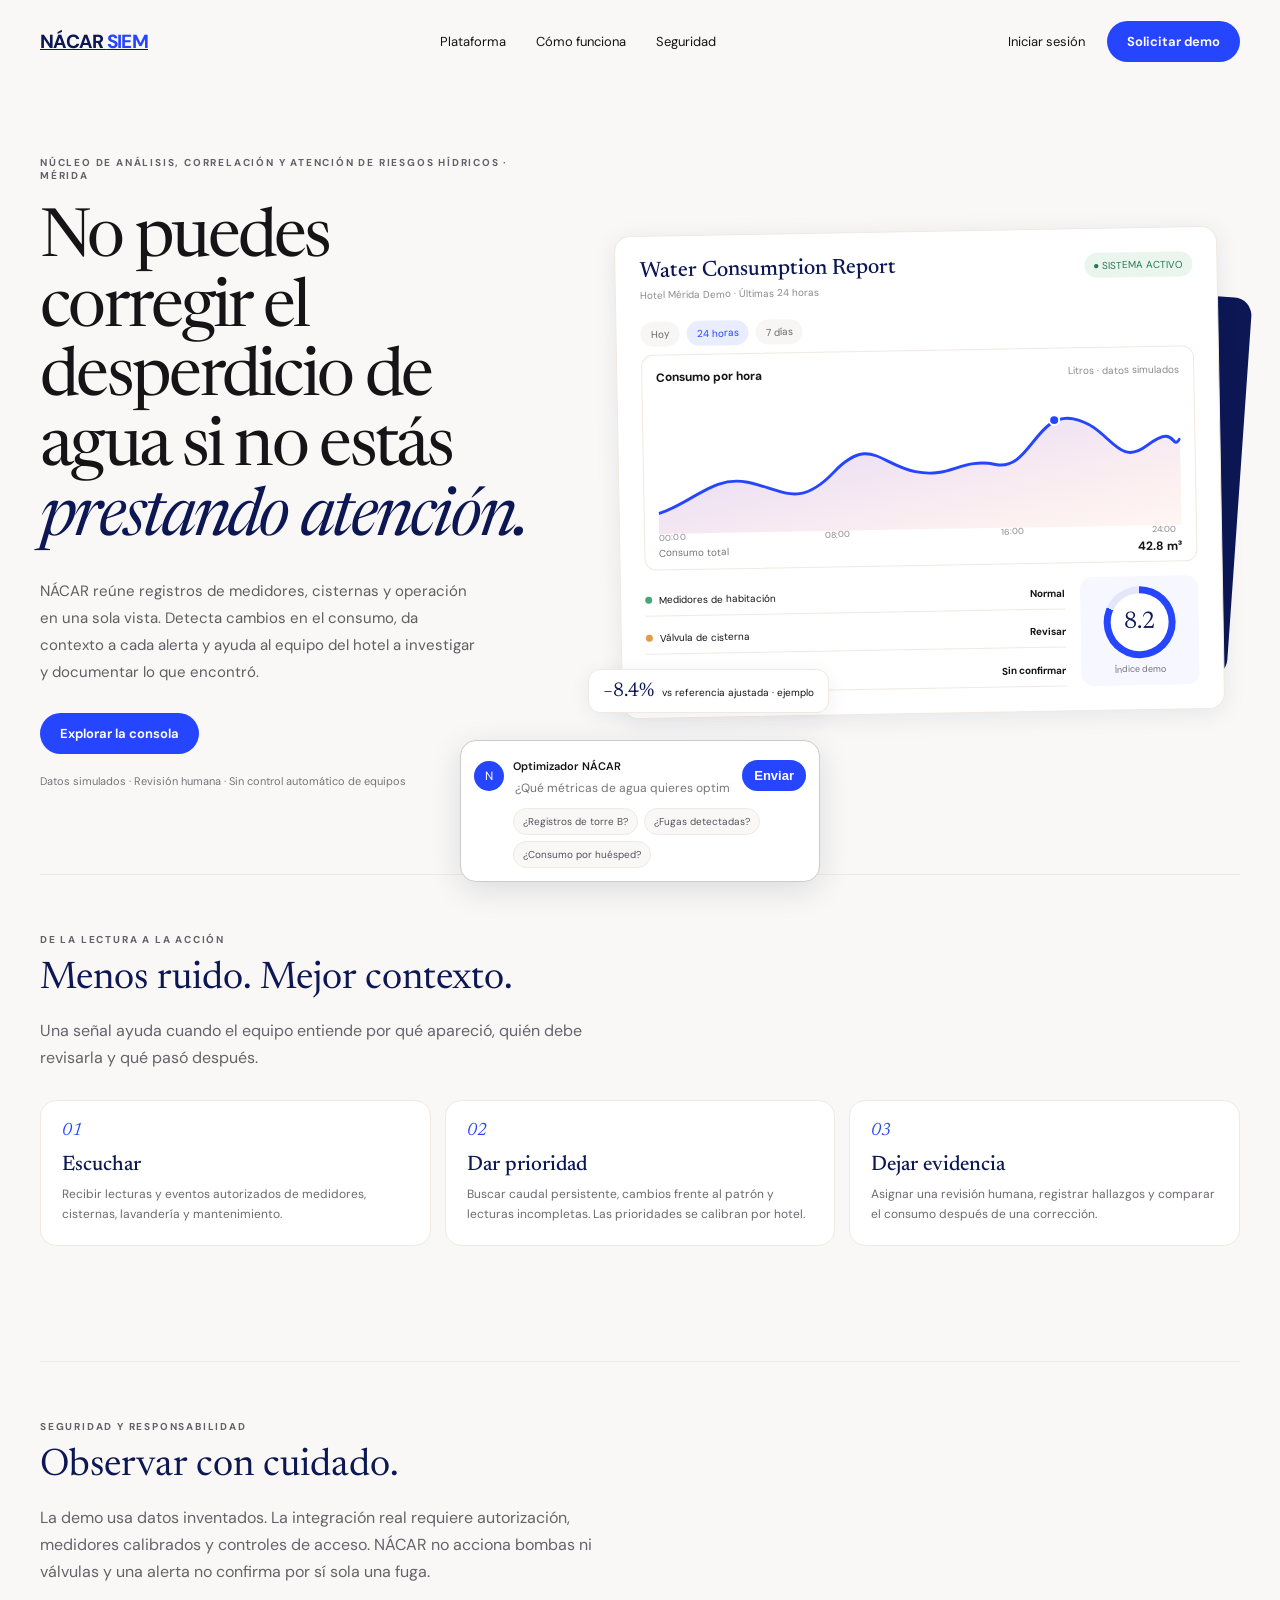
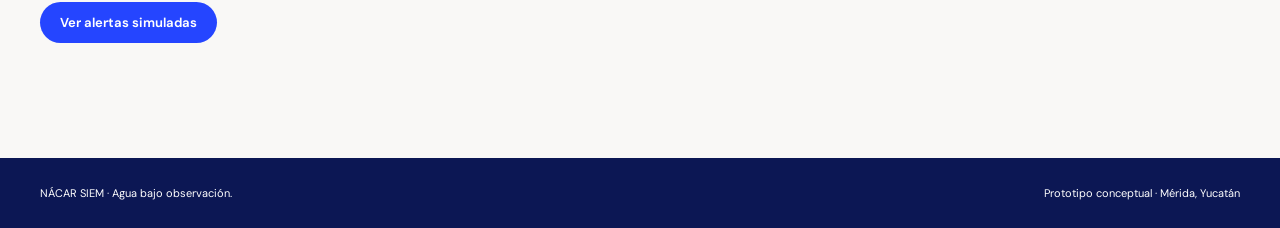
<file: hotel-siem/landing.html>
<!doctype html>
<html lang="es"><head><meta charset="utf-8"><meta name="viewport" content="width=device-width,initial-scale=1"><meta name="description" content="NÁCAR SIEM: monitoreo de agua, registros IoT y triage para cadenas hoteleras."><title>NÁCAR SIEM · Agua, bajo observación</title>
<link rel="preconnect" href="https://fonts.googleapis.com"><link rel="preconnect" href="https://fonts.gstatic.com" crossorigin><link href="https://fonts.googleapis.com/css2?family=DM+Sans:wght@400;500;600;700&family=Newsreader:ital,opsz,wght@0,6..72,400;0,6..72,500;1,6..72,400&display=swap" rel="stylesheet"><style>
:root{--color-ink-navy:#0c1754;--color-electric-cobalt:#2545ff;--color-charcoal:#171417;--color-warm-canvas:#f9f8f6;--color-paper-white:#fff;--color-cream-border:#f0e9e1;--color-smoke:#ccc;--serif:'Newsreader',Georgia,'Times New Roman',serif;--sans:'DM Sans',Inter,'Segoe UI',Arial,sans-serif}*{box-sizing:border-box}html{scroll-behavior:smooth}body{margin:0;background:var(--color-warm-canvas);color:var(--color-charcoal);font-family:var(--sans);-webkit-font-smoothing:antialiased}.wrap{width:min(1200px,calc(100% - 56px));margin:0 auto}nav{height:82px;display:flex;align-items:center;justify-content:space-between}.logo{font-weight:760;font-size:19px;letter-spacing:-.7px;color:var(--color-ink-navy)}.logo span{color:var(--color-electric-cobalt)}.navlinks{display:flex;align-items:center;gap:30px;font-size:13px}.navlinks a{color:inherit;text-decoration:none}.navright{display:flex;align-items:center;gap:22px}.login{font-size:13px;text-decoration:none;color:var(--color-charcoal)}.pill{display:inline-flex;align-items:center;justify-content:center;padding:12px 20px;border:0;border-radius:100px;background:var(--color-electric-cobalt);color:white;font-size:13px;font-weight:650;text-decoration:none;cursor:pointer}.hero{min-height:660px;padding:74px 0 86px;display:grid;grid-template-columns:.88fr 1.12fr;align-items:center;gap:55px}.eyebrow{font-size:10px;font-weight:700;letter-spacing:1.8px;color:#62616a}.copy h1{font:400 clamp(46px,5.25vw,67px)/1.04 var(--serif);letter-spacing:-2.7px;color:var(--color-charcoal);margin:24px 0}.copy h1 em{color:var(--color-ink-navy);font-weight:400}.copy>p{max-width:440px;font-size:15px;line-height:1.8;color:#605e63;margin:0 0 27px}.micro{font-size:11px;color:#77747a;margin-top:20px}.dashboard-wrap{position:relative;min-height:485px;display:flex;align-items:center;justify-content:center}.back-card{position:absolute;width:86%;height:380px;right:0;top:49px;background:var(--color-ink-navy);border-radius:18px;transform:rotate(4deg);padding:30px;color:white}.back-card .lights{display:flex;gap:7px}.lights i{width:8px;height:8px;border-radius:50%;background:#7283f2}.back-lines{margin-top:65px;display:grid;gap:16px}.back-lines span{height:8px;border-radius:9px;background:#344178;width:74%}.back-lines span:nth-child(2){width:54%}.back-lines span:nth-child(3){width:65%}.dash{position:relative;width:94%;background:var(--color-paper-white);border:1px solid var(--color-cream-border);border-radius:16px;padding:24px;box-shadow:0 4px 24px rgba(12,23,84,.08);transform:rotate(-1deg)}.dashhead{display:flex;justify-content:space-between;align-items:start}.dashhead h2{margin:0;font:500 22px var(--serif);color:var(--color-ink-navy)}.dashhead small{display:block;color:#8a8990;margin-top:6px;font-size:10px}.live{color:#267855;font-size:10px;background:#eaf5ed;padding:6px 9px;border-radius:100px}.range{display:flex;gap:7px;margin:20px 0 8px}.range span{padding:6px 10px;font-size:10px;border-radius:99px;color:#686771;background:#f8f6f4}.range span.on{background:#e9edff;color:var(--color-electric-cobalt)}.report{border:1px solid var(--color-cream-border);border-radius:12px;padding:14px 14px 7px}.report-top{display:flex;justify-content:space-between;align-items:center}.report-top b{font-size:12px}.report-top small{font-size:10px;color:#8b8990}.report-svg{width:100%;height:154px;display:block;margin-top:3px}.metricrow{display:flex;justify-content:space-between;font-size:10px;color:#77747b;margin-top:4px}.metricrow b{color:var(--color-charcoal);font-size:12px}.dashbottom{display:grid;grid-template-columns:1fr 118px;gap:15px;margin-top:14px}.alerts-mini{display:grid;gap:7px}.mini{display:flex;justify-content:space-between;align-items:center;border-bottom:1px solid var(--color-cream-border);padding:7px 0;font-size:10px}.mini span:first-child{display:flex;align-items:center;gap:7px}.dot{width:7px;height:7px;border-radius:50%}.green{background:#43a77a}.orange{background:#e29c43}.red{background:#ce5a56}.score{display:grid;place-items:center;background:#f7f8ff;border-radius:12px;padding:10px}.gauge{width:72px;height:72px;border-radius:50%;display:grid;place-items:center;background:conic-gradient(var(--color-electric-cobalt) 0 82%,#e4e7fa 82% 100%);position:relative}.gauge:before{content:'';position:absolute;inset:7px;border-radius:50%;background:white}.gauge b{position:relative;color:var(--color-ink-navy);font:24px var(--serif)}.score small{font-size:9px;color:#73717a;margin-top:5px}.stat{position:absolute;left:-11px;bottom:2px;background:white;border:1px solid var(--color-cream-border);border-radius:12px;padding:11px 14px;box-shadow:0 4px 20px #0c175410;font-size:10px}.stat b{font:20px var(--serif);color:var(--color-ink-navy);margin-right:5px}.section{padding:58px 0 115px;border-top:1px solid var(--color-cream-border)}.section h2{font:400 38px/1.1 var(--serif);color:var(--color-ink-navy);margin:13px 0}.section>p{color:#66636a;line-height:1.7;max-width:570px}.cards{display:grid;grid-template-columns:repeat(3,1fr);gap:14px;margin-top:28px}.feature{background:#fff;border:1px solid var(--color-cream-border);border-radius:16px;padding:21px}.feature .num{font:italic 18px var(--serif);color:var(--color-electric-cobalt)}.feature h3{font:500 21px var(--serif);margin:15px 0 8px;color:var(--color-ink-navy)}.feature p{font-size:12px;line-height:1.7;color:#6d6970;margin:0}.footer{background:var(--color-ink-navy);color:white;padding:28px 0;font-size:11px}.footin{display:flex;justify-content:space-between;gap:15px}.chat{position:fixed;z-index:10;bottom:18px;left:50%;transform:translateX(-50%);width:min(360px,calc(100% - 24px));background:white;border:1px solid var(--color-smoke);border-radius:16px;padding:13px;box-shadow:0 8px 32px rgba(12,23,84,.12)}.chatline{display:flex;align-items:center;gap:9px}.avatar{width:30px;height:30px;border-radius:50%;display:grid;place-items:center;background:var(--color-electric-cobalt);color:white;font-size:12px;flex:none}.chatline strong{font-size:11px;font-weight:600}.chatline input{width:100%;border:0;outline:0;font:12px var(--sans);color:var(--color-charcoal);margin-top:4px}.chatline input::placeholder{color:#77747a}.chips{display:flex;gap:6px;flex-wrap:wrap;margin:11px 0 0 39px}.chips button{background:var(--color-warm-canvas);border:1px solid var(--color-cream-border);border-radius:99px;color:#53515a;padding:6px 9px;font:10px var(--sans);cursor:pointer}.reply{font-size:10px;line-height:1.5;color:#62606a;margin:9px 0 0 39px}.toast{position:fixed;top:90px;left:50%;transform:translateX(-50%);background:var(--color-ink-navy);color:white;border-radius:99px;padding:11px 18px;font-size:12px;display:none;z-index:12}.toast.show{display:block}
@media(max-width:950px){.hero{grid-template-columns:1fr;gap:30px;padding-top:54px}.copy{max-width:650px}.dashboard-wrap{min-height:450px}.navlinks{display:none}}@media(max-width:600px){.wrap{width:calc(100% - 32px)}nav{height:68px}.navright{gap:12px}.login{display:none}.hero{padding:42px 0 55px}.copy h1{font-size:48px}.dashboard-wrap{min-height:410px}.dash{padding:16px;width:100%}.back-card{width:85%;height:330px;top:42px}.dashbottom{grid-template-columns:1fr 90px}.gauge{width:62px;height:62px}.section{padding:42px 0 125px}.section h2{font-size:32px}.cards{grid-template-columns:1fr}.footin{flex-direction:column}.report-svg{height:130px}}
</style></head>
<body><div class="wrap">
<nav><a class="logo" href="/">NÁCAR <span>SIEM</span></a><div class="navlinks"><a href="#plataforma">Plataforma</a><a href="#como-funciona">Cómo funciona</a><a href="#seguridad">Seguridad</a></div><div class="navright"><a class="login" href="/console">Iniciar sesión</a><a class="pill" href="#demo" id="requestDemo">Solicitar demo</a></div></nav>
<main><section class="hero" id="plataforma"><div class="copy"><div class="eyebrow">NÚCLEO DE ANÁLISIS, CORRELACIÓN Y ATENCIÓN DE RIESGOS HÍDRICOS · MÉRIDA</div><h1>No puedes corregir el desperdicio de agua si no estás <em>prestando atención.</em></h1><p>NÁCAR reúne registros de medidores, cisternas y operación en una sola vista. Detecta cambios en el consumo, da contexto a cada alerta y ayuda al equipo del hotel a investigar y documentar lo que encontró.</p><a class="pill" href="/console">Explorar la consola</a><div class="micro">Datos simulados · Revisión humana · Sin control automático de equipos</div></div>
<div class="dashboard-wrap" aria-label="Vista previa de la consola de consumo"><div class="back-card"><div class="lights"><i></i><i></i><i></i></div><div style="font:italic 20px Georgia;margin-top:22px">Water signals, with context.</div><div class="back-lines"><span></span><span></span><span></span></div></div><div class="dash"><div class="dashhead"><div><h2>Water Consumption Report</h2><small>Hotel Mérida Demo · Últimas 24 horas</small></div><span class="live">● SISTEMA ACTIVO</span></div><div class="range"><span>Hoy</span><span class="on">24 horas</span><span>7 días</span></div><div class="report"><div class="report-top"><b>Consumo por hora</b><small>Litros · datos simulados</small></div><svg class="report-svg" viewBox="0 0 520 160" preserveAspectRatio="none" role="img" aria-label="Gráfica simulada de consumo de agua"><defs><linearGradient id="area" x1="0" x2="1" y1="0" y2="1"><stop offset="0" stop-color="#8468ff" stop-opacity=".28"/><stop offset="1" stop-color="#ff8b72" stop-opacity=".08"/></linearGradient></defs><path d="M0 130 C35 119 54 91 89 99 S139 128 175 90 S221 83 256 91 S302 77 336 85 S377 31 414 39 S456 92 487 68 S510 76 520 61 L520 151 L0 151Z" fill="url(#area)"/><path d="M0 130 C35 119 54 91 89 99 S139 128 175 90 S221 83 256 91 S302 77 336 85 S377 31 414 39 S456 92 487 68 S510 76 520 61" fill="none" stroke="#2545ff" stroke-width="3"/><circle cx="395" cy="40" r="5" fill="#2545ff" stroke="white" stroke-width="2"/><text x="0" y="158" fill="#8d8990" font-size="9">00:00</text><text x="165" y="158" fill="#8d8990" font-size="9">08:00</text><text x="340" y="158" fill="#8d8990" font-size="9">16:00</text><text x="490" y="158" fill="#8d8990" font-size="9">24:00</text></svg><div class="metricrow"><span>Consumo total</span><b>42.8 m³</b></div></div><div class="dashbottom"><div class="alerts-mini"><div class="mini"><span><i class="dot green"></i> Medidores de habitación</span><b>Normal</b></div><div class="mini"><span><i class="dot orange"></i> Válvula de cisterna</span><b>Revisar</b></div><div class="mini"><span><i class="dot red"></i> Registro de bomba</span><b>Sin confirmar</b></div></div><div class="score"><div class="gauge"><b>8.2</b></div><small>Índice demo</small></div></div></div><div class="stat"><b>−8.4%</b> vs referencia ajustada · ejemplo</div></div></section>
<section class="section" id="como-funciona"><div class="eyebrow">DE LA LECTURA A LA ACCIÓN</div><h2>Menos ruido. Mejor contexto.</h2><p>Una señal ayuda cuando el equipo entiende por qué apareció, quién debe revisarla y qué pasó después.</p><div class="cards"><article class="feature"><div class="num">01</div><h3>Escuchar</h3><p>Recibir lecturas y eventos autorizados de medidores, cisternas, lavandería y mantenimiento.</p></article><article class="feature"><div class="num">02</div><h3>Dar prioridad</h3><p>Buscar caudal persistente, cambios frente al patrón y lecturas incompletas. Las prioridades se calibran por hotel.</p></article><article class="feature"><div class="num">03</div><h3>Dejar evidencia</h3><p>Asignar una revisión humana, registrar hallazgos y comparar el consumo después de una corrección.</p></article></div></section>
<section class="section" id="seguridad"><div class="eyebrow">SEGURIDAD Y RESPONSABILIDAD</div><h2>Observar con cuidado.</h2><p>La demo usa datos inventados. La integración real requiere autorización, medidores calibrados y controles de acceso. NÁCAR no acciona bombas ni válvulas y una alerta no confirma por sí sola una fuga.</p><a href="/console" class="pill">Ver alertas simuladas</a></section></main></div>
<footer class="footer"><div class="wrap footin"><span>NÁCAR SIEM · Agua bajo observación.</span><span>Prototipo conceptual · Mérida, Yucatán</span></div></footer>
<div class="chat" id="demo"><div class="chatline"><div class="avatar">N</div><div style="flex:1"><strong>Optimizador NÁCAR</strong><input id="question" placeholder="¿Qué métricas de agua quieres optimizar hoy?" aria-label="Pregunta sobre optimización de agua"></div><button id="ask" class="pill" style="padding:8px 12px">Enviar</button></div><div class="chips"><button>¿Registros de torre B?</button><button>¿Fugas detectadas?</button><button>¿Consumo por huésped?</button></div><p class="reply" id="reply" hidden></p></div><div class="toast" id="toast">Demo preparada para mostrar con datos simulados.</div>
<script>
const reply=document.getElementById('reply');function answer(q){reply.hidden=false;const s=q.toLowerCase();reply.textContent=s.includes('fuga')?'La consola muestra una señal simulada de flujo nocturno en cisterna. Revisa actividad programada, medidor y válvulas; la señal no confirma una fuga.':s.includes('huésped')?'Para medir litros por huésped-noche, combina volumen del periodo con huéspedes-noche y compara periodos equivalentes. Esta vista usa cifras de demostración.':'La demo no tiene datos por torre. En un piloto se necesitaría un medidor identificado para esa zona y validar sus lecturas.'}document.querySelectorAll('.chips button').forEach(b=>b.onclick=()=>answer(b.textContent));document.getElementById('ask').onclick=()=>{const q=document.getElementById('question').value.trim();if(q)answer(q)};document.getElementById('question').addEventListener('keydown',e=>{if(e.key==='Enter')document.getElementById('ask').click()});document.getElementById('requestDemo').onclick=e=>{e.preventDefault();const t=document.getElementById('toast');t.classList.add('show');setTimeout(()=>t.classList.remove('show'),3000)};
</script></body></html>
</file>
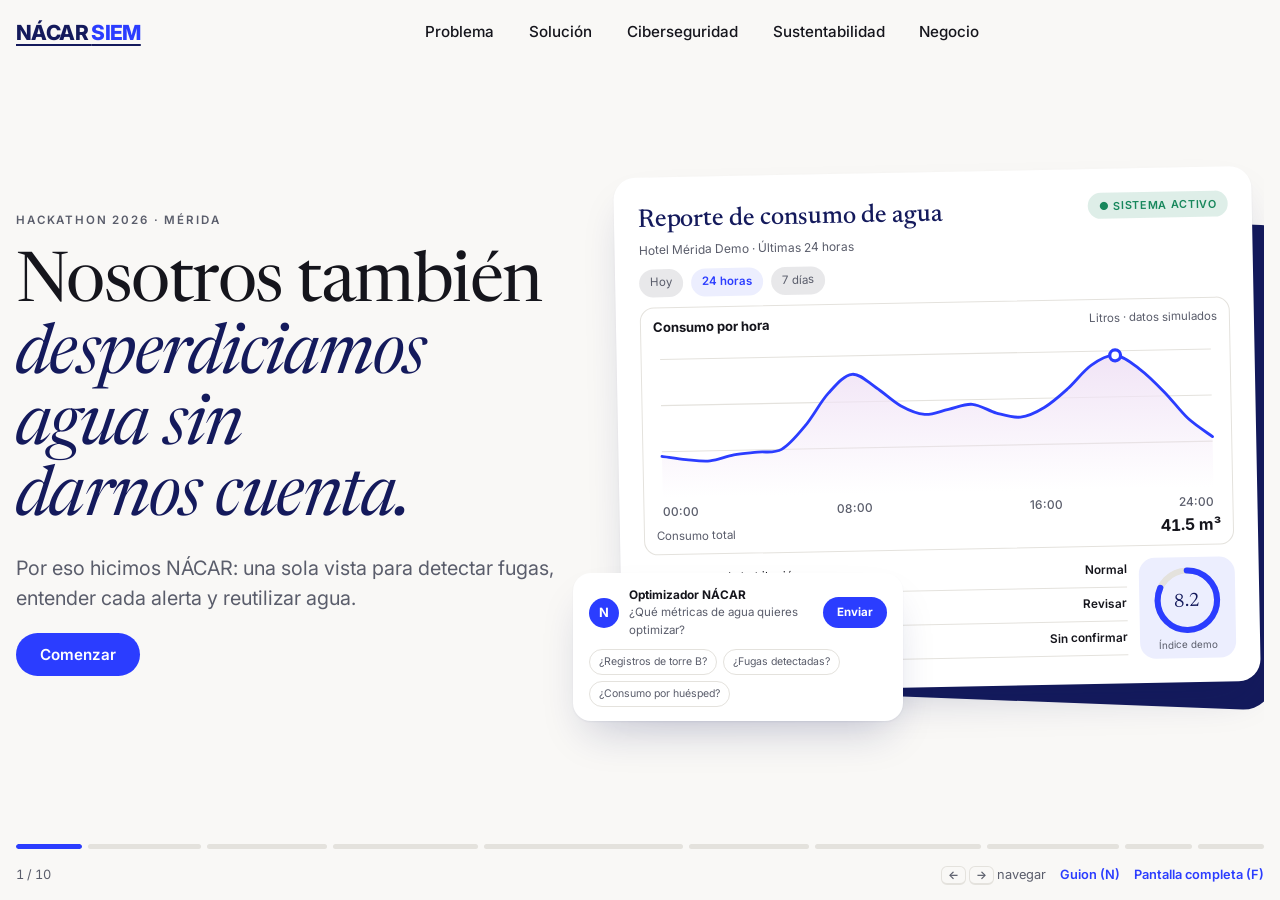
<file: docs/historico/NACAR-presentacion-original.html>
<!doctype html>
<html lang="es"><head><meta charset="utf-8"><meta name="viewport" content="width=device-width,initial-scale=1,viewport-fit=cover"><style>:root{color-scheme:light}html,body{margin:0}</style>
<title>NÁCAR SIEM</title>
<meta name="claude:viewport-fit-sides" content="cover">
<link rel="preconnect" href="https://fonts.googleapis.com">
<link rel="preconnect" href="https://fonts.gstatic.com" crossorigin>
<link rel="stylesheet" href="https://fonts.googleapis.com/css2?family=Inter:wght@400;500;600;700;800&family=Newsreader:ital,opsz,wght@0,6..72,400;0,6..72,500;1,6..72,400;1,6..72,500&display=swap">
<style>
/* Layout: una diapositiva a pantalla completa, cabecera con capítulos, pie con barra de tiempo (3:00). Estilo de la landing NÁCAR SIEM. */
:root{
  --bg:#f9f8f6; --surface:#ffffff; --ink:#15151c; --muted:#5a5d6b; --line:#e4e2dd;
  --em:#141a5c; --navy-bg:#141a5c; --blue:#2b3dff; --blue-text:#2b3dff; --tint:#eceefe; --lav:#f1e4f6;
  --good:#17875c; --warn:#b97300; --crit:#d23c3c; --crit-tint:rgba(210,60,60,.12);
  --shadow:0 1px 2px rgba(20,26,92,.06),0 22px 44px -14px rgba(20,26,92,.22);
  --serif:'Newsreader','Source Serif 4',Georgia,'Times New Roman',serif;
  --sans:'Inter',system-ui,-apple-system,'Segoe UI',Roboto,sans-serif;
}
@media (prefers-color-scheme: dark){:root:not([data-theme="light"]){
  --bg:#0d0f1f; --surface:#161a32; --ink:#f2f1ed; --muted:#a4a7bb; --line:#2a2e4d;
  --em:#b3bdff; --navy-bg:#222a86; --blue:#4a5bff; --blue-text:#93a0ff; --tint:#222866; --lav:#4a2f6e;
  --good:#3fc58d; --warn:#e3a43a; --crit:#ff7070; --crit-tint:rgba(255,112,112,.16);
  --shadow:0 1px 2px rgba(0,0,0,.4),0 22px 44px -14px rgba(0,0,0,.6); color-scheme:dark}}
:root[data-theme="dark"]{
  --bg:#0d0f1f; --surface:#161a32; --ink:#f2f1ed; --muted:#a4a7bb; --line:#2a2e4d;
  --em:#b3bdff; --navy-bg:#222a86; --blue:#4a5bff; --blue-text:#93a0ff; --tint:#222866; --lav:#4a2f6e;
  --good:#3fc58d; --warn:#e3a43a; --crit:#ff7070; --crit-tint:rgba(255,112,112,.16);
  --shadow:0 1px 2px rgba(0,0,0,.4),0 22px 44px -14px rgba(0,0,0,.6); color-scheme:dark}

*{box-sizing:border-box}
html,body{height:100%}
body{background:var(--bg);color:var(--ink);font-family:var(--sans);font-size:16px;line-height:1.5;overflow:hidden;
  padding-left:max(16px,env(safe-area-inset-left,0px));padding-right:max(16px,env(safe-area-inset-right,0px))}
button{font-family:inherit}
:focus-visible{outline:3px solid var(--blue-text);outline-offset:3px;border-radius:6px}

.app{height:100%;max-width:1320px;margin:0 auto;display:grid;grid-template-rows:auto minmax(0,1fr) auto}

/* Cabecera */
.top{display:flex;align-items:center;justify-content:space-between;gap:16px;padding-block:16px}
.brand{background:none;border:0;padding:0;cursor:pointer;font-weight:800;font-size:1.3rem;letter-spacing:-.03em;color:var(--em);text-decoration:underline;text-underline-offset:4px;text-decoration-thickness:2px}
.brand b{color:var(--blue-text);font-weight:800}
.nav{display:flex;gap:clamp(12px,2.4vw,34px)}
.nav button{background:none;border:0;border-bottom:2px solid transparent;padding:6px 2px;cursor:pointer;font-size:.95rem;font-weight:500;color:var(--ink)}
.nav button[aria-current="true"]{border-bottom-color:var(--blue-text);color:var(--blue-text)}
.right{display:flex;align-items:center;gap:16px}
.clock{font-size:.9rem;font-variant-numeric:tabular-nums;color:var(--muted);white-space:nowrap}
.clock.warn{color:var(--warn);font-weight:600}
.clock.over{color:var(--crit);font-weight:700}
.pill{background:var(--blue);color:#fff;border:0;border-radius:999px;padding:12px 24px;font-size:.95rem;font-weight:600;cursor:pointer;white-space:nowrap;transition:transform .15s,filter .15s}
.pill:hover{filter:brightness(1.1);transform:translateY(-1px)}
.pill.ghost{background:var(--tint);color:var(--blue-text)}

/* Diapositivas */
.slides{position:relative;min-height:0}
.slide{position:absolute;inset:0;overflow-y:auto;overflow-x:hidden;opacity:0;visibility:hidden;transition:opacity .45s ease,visibility 0s .45s}
.slide.on{opacity:1;visibility:visible;transition-delay:0s}
.wrap{min-height:100%;display:flex;flex-direction:column;justify-content:center;gap:clamp(18px,3.4vh,40px);padding-block:clamp(6px,2vh,24px)}

.r{}
.slide.on .r{animation:rise .8s cubic-bezier(.2,.7,.2,1) both;animation-delay:calc(var(--i,0) * 90ms + 100ms)}
@keyframes rise{from{opacity:0;transform:translateY(18px)}}
@keyframes fade{from{opacity:0}}
@keyframes draw{from{stroke-dashoffset:1}}

.eyebrow{font-size:.72rem;font-weight:600;line-height:1.5;letter-spacing:.16em;text-transform:uppercase;color:var(--muted);max-width:62ch;margin:0}
h1,h2{font-family:var(--serif);font-weight:400;letter-spacing:-.022em;text-wrap:balance;margin:0}
h1{font-size:clamp(2.3rem,min(5.4vw,9vh),5.2rem);line-height:1.03}
h2{font-size:clamp(2rem,min(4.2vw,7.4vh),3.8rem);line-height:1.07}
h1 em,h2 em{color:var(--em);font-style:italic}
.lead{font-size:clamp(1rem,min(1.55vw,2.7vh),1.3rem);color:var(--muted);max-width:54ch;margin:0}
.stack{display:flex;flex-direction:column;gap:clamp(12px,2.2vh,24px)}
.split{display:grid;grid-template-columns:minmax(0,5fr) minmax(0,6fr);gap:clamp(24px,5vw,72px);align-items:center}
.split.even{grid-template-columns:minmax(0,1fr) minmax(0,1fr)}
.split.wide{grid-template-columns:minmax(0,7fr) minmax(0,5fr);align-items:start}
.row-cta{display:flex;align-items:center;gap:18px;flex-wrap:wrap}
.tag{font-size:.9rem;color:var(--muted)}

.chip{display:inline-block;padding:6px 13px;border-radius:999px;background:var(--tint);color:var(--blue-text);font-size:.8rem;font-weight:600;white-space:nowrap}
.chip.crit{background:var(--crit-tint);color:var(--crit)}
.dot{width:9px;height:9px;border-radius:50%;display:inline-block;flex:none}
.card{background:var(--surface);border-radius:22px;box-shadow:var(--shadow);padding:clamp(16px,2.2vw,26px)}

/* Maqueta de la plataforma (portada) */
.mock{position:relative;margin:8px 0 38px;padding-right:8px}
.mock-back{position:absolute;inset:42px -18px -12px 46px;background:var(--navy-bg);border-radius:30px;transform:rotate(2.2deg)}
.report{position:relative;transform:rotate(-1.1deg);padding:clamp(14px,2vw,24px)}
.rep-h{display:flex;justify-content:space-between;align-items:flex-start;gap:12px}
.rep-h h3{font-family:var(--serif);font-weight:500;font-size:clamp(1.15rem,2vw,1.6rem);letter-spacing:-.01em;margin:0;color:var(--em)}
.live{font-size:.68rem;font-weight:600;letter-spacing:.06em;color:var(--good);background:color-mix(in srgb,var(--good) 14%,transparent);padding:5px 11px;border-radius:999px;white-space:nowrap}
.sub{font-size:.75rem;color:var(--muted);margin:2px 0 10px}
.tabs{display:flex;gap:8px;margin-bottom:10px}
.tabs span{font-size:.72rem;padding:5px 11px;border-radius:999px;background:color-mix(in srgb,var(--muted) 14%,transparent);color:var(--muted)}
.tabs span.on{background:var(--tint);color:var(--blue-text);font-weight:600}
.plot{border:1px solid var(--line);border-radius:14px;padding:10px 12px 8px}
.plot-h{display:flex;justify-content:space-between;font-size:.72rem;color:var(--muted)}
.plot-h b{color:var(--ink);font-size:.82rem}
.plot svg{display:block;width:100%;height:auto}
.plot-f{display:flex;justify-content:space-between;align-items:baseline;font-size:.72rem;color:var(--muted)}
.plot-f b{font-size:1rem;color:var(--ink);font-variant-numeric:tabular-nums}
.meters{display:grid;grid-template-columns:minmax(0,1fr) auto;gap:12px;margin-top:12px;align-items:center}
.meters ul{list-style:none;margin:0;padding:0;display:grid;gap:8px}
.meters li{display:flex;align-items:center;gap:8px;font-size:.74rem;border-bottom:1px solid var(--line);padding-bottom:7px}
.meters li span:last-child{margin-left:auto;font-weight:600}
.gauge{width:96px;text-align:center;background:var(--tint);border-radius:16px;padding:8px 6px 6px;font-size:.62rem;color:var(--muted)}
.gauge svg{width:70px;height:70px;display:block;margin:0 auto 2px}
.chat{position:absolute;left:-7%;bottom:-34px;width:min(64%,330px);padding:14px 16px;border-radius:18px}
.chat-top{display:flex;align-items:center;gap:10px}
.avatar{width:30px;height:30px;border-radius:50%;background:var(--blue);color:#fff;display:grid;place-items:center;font-weight:700;font-size:.8rem;flex:none}
.chat-top b{font-size:.74rem;display:block}
.chat-top small{font-size:.72rem;color:var(--muted);display:block}
.send{margin-left:auto;background:var(--blue);color:#fff;font-size:.72rem;font-weight:700;border-radius:999px;padding:7px 14px}
.chips{display:flex;flex-wrap:wrap;gap:6px;margin-top:10px}
.chips span{font-size:.66rem;border:1px solid var(--line);border-radius:999px;padding:4px 9px;color:var(--muted)}

.ln{fill:none;stroke:var(--blue-text);stroke-width:2.6;stroke-linecap:round;stroke-linejoin:round;stroke-dasharray:1;stroke-dashoffset:0}
.slide.on .ln{animation:draw 1.9s .35s ease both}
.slide.on .ar{animation:fade 1s 1.3s both}
.grid{stroke:var(--line);stroke-width:1}
.tick{fill:var(--muted);font:500 11px var(--sans)}
.slide.on .pk{animation:fade .5s 2.1s both}
@keyframes pulse{0%{r:5;opacity:.7}100%{r:16;opacity:0}}
.pulse{fill:var(--crit);animation:pulse 1.8s ease-out infinite}
.gring{fill:none;stroke:var(--blue-text);stroke-width:7;stroke-linecap:round;stroke-dasharray:213.6;stroke-dashoffset:38.4;transform:rotate(-90deg);transform-origin:50% 50%}
.slide.on .gring{animation:gdraw 1.6s .6s cubic-bezier(.2,.7,.2,1) both}
@keyframes gdraw{from{stroke-dashoffset:213.6}}

/* Lista tipo libro contable */
.ledger{list-style:none;margin:0;padding:0}
.ledger li{display:grid;grid-template-columns:clamp(150px,21vw,260px) minmax(0,1fr);align-items:center;gap:6px 24px;padding-block:clamp(10px,2vh,18px);border-top:1px solid var(--line)}
.ledger li:last-child{border-bottom:1px solid var(--line)}
.fig{font-family:var(--serif);font-size:clamp(1.9rem,min(3.8vw,6.8vh),3.3rem);line-height:1;color:var(--em);font-variant-numeric:tabular-nums;white-space:nowrap}
.fig small{font-family:var(--sans);font-size:.38em;font-weight:500;color:var(--muted);margin-left:.35em;letter-spacing:0}
.cap{font-size:clamp(.95rem,1.35vw,1.15rem);margin:0}
.cap b{font-weight:600}
.cap span{display:block;color:var(--muted);font-size:.9em}

.navy{background:var(--navy-bg);color:#fff;border-radius:26px;padding:clamp(18px,2.4vw,30px);display:grid;grid-template-columns:auto minmax(0,1fr);gap:20px;align-items:center}
.navy .x{font-family:var(--serif);font-style:italic;font-size:clamp(3rem,min(7vw,12vh),5.4rem);line-height:.9}
.navy p{margin:0;font-size:clamp(.95rem,1.4vw,1.15rem);color:rgba(255,255,255,.9)}
.navy small{display:block;margin-top:6px;opacity:.7;font-size:.78rem}

/* Pasos */
.steps{display:grid;grid-template-columns:repeat(3,minmax(0,1fr));gap:clamp(14px,2vw,26px)}
.step{position:relative;display:flex;flex-direction:column;gap:10px}
.step .n{width:34px;height:34px;border-radius:50%;background:var(--blue);color:#fff;display:grid;place-items:center;font-weight:700;font-size:.9rem}
.step h3{font-family:var(--serif);font-weight:500;font-size:clamp(1.3rem,2.1vw,1.8rem);margin:0;color:var(--em);letter-spacing:-.01em}
.step p{margin:0;color:var(--muted);font-size:clamp(.92rem,1.25vw,1.05rem)}
.step:not(:last-child)::after{content:"";position:absolute;top:50%;right:calc(clamp(14px,2vw,26px) / -2 - 7px);width:14px;height:14px;border-radius:50%;background:var(--blue);box-shadow:0 0 0 0 color-mix(in srgb,var(--blue) 50%,transparent);animation:ping 2.4s infinite}
@keyframes ping{70%{box-shadow:0 0 0 12px transparent}100%{box-shadow:0 0 0 0 transparent}}

.hum h4{margin:0 0 14px;font-size:.78rem;font-weight:600;letter-spacing:.1em;text-transform:uppercase;color:var(--muted)}
.bar{position:relative;height:16px;border-radius:999px;background:color-mix(in srgb,var(--muted) 18%,transparent)}
.bar i{position:absolute;left:70%;width:20%;top:0;bottom:0;border-radius:999px;background:var(--blue);transform-origin:left}
.slide.on .bar i{animation:grow 1.2s .5s cubic-bezier(.2,.7,.2,1) both}
@keyframes grow{from{transform:scaleX(0)}}
.scale{position:relative;height:22px;margin-top:8px;font-size:.78rem;color:var(--muted)}
.scale span{position:absolute;top:0}
.scale .mid{left:80%;transform:translateX(-50%);color:var(--blue-text);font-weight:700}
.scale .e{right:0}
.hum p{margin:12px 0 0;font-size:.9rem;color:var(--muted)}

/* Plataforma */
.chart-card h3{font-family:var(--serif);font-weight:500;font-size:1.35rem;margin:0;color:var(--em)}
.chart-card .sub{margin-bottom:8px}
.big svg{display:block;width:100%;height:auto}
.band{fill:var(--crit-tint)}
.alab{fill:var(--crit);font:700 12px var(--sans);letter-spacing:.06em}
.lim{display:flex;flex-wrap:wrap;gap:8px;margin:8px 0 6px}
.mini{font-size:.9rem;color:var(--muted);margin:0}
.side h4{margin:0 0 4px;font-size:.72rem;font-weight:600;letter-spacing:.14em;text-transform:uppercase;color:var(--muted)}
.sites{list-style:none;margin:8px 0 0;padding:0}
.sites li{display:grid;grid-template-columns:58px minmax(0,1fr);gap:10px;padding:9px 0;border-top:1px solid var(--line);font-size:.92rem;align-items:baseline}
.sites b{color:var(--em);font-variant-numeric:tabular-nums}
.sites span{color:var(--muted)}
.sites em{font-style:normal;color:var(--ink);font-weight:600}
.note{font-size:.85rem;color:var(--muted);margin:0}

.ok{width:30px;height:30px;border-radius:50%;background:color-mix(in srgb,var(--good) 16%,transparent);display:grid;place-items:center;flex:none}
.ok svg{width:16px;height:16px;fill:none;stroke:var(--good);stroke-width:3;stroke-linecap:round;stroke-linejoin:round}
.ok path{stroke-dasharray:1;stroke-dashoffset:0}
.slide.on .ok path{animation:draw .6s calc(var(--i,0) * 120ms + 600ms) ease both}
.ledger.norms li{grid-template-columns:30px clamp(140px,19vw,240px) minmax(0,1fr)}
.nm{font-weight:700;font-size:clamp(1rem,1.5vw,1.2rem);color:var(--em)}

.two{display:grid;grid-template-columns:repeat(2,minmax(0,1fr));gap:clamp(14px,2vw,26px)}
.two h3{font-family:var(--serif);font-weight:500;font-size:clamp(1.4rem,2.3vw,2rem);margin:0 0 6px;color:var(--em)}
.list{list-style:none;margin:0;padding:0;display:grid}
.list li{padding:clamp(9px,1.6vh,15px) 0;border-top:1px solid var(--line);font-size:clamp(.95rem,1.35vw,1.12rem)}
.list li b{font-weight:600}
.list li span{display:block;color:var(--muted);font-size:.9em}

.three{display:grid;grid-template-columns:repeat(3,minmax(0,1fr));gap:clamp(14px,2vw,26px)}
.three h3{font-family:var(--serif);font-weight:500;font-size:clamp(1.25rem,2vw,1.7rem);margin:0 0 8px;color:var(--em);letter-spacing:-.01em}
.three p{margin:0;color:var(--muted);font-size:clamp(.92rem,1.3vw,1.08rem)}
.next{display:flex;align-items:center;gap:14px;flex-wrap:wrap}

/* Cierre */
.close{position:relative;display:grid;grid-template-columns:minmax(0,1.2fr) minmax(0,.8fr);gap:clamp(20px,4vw,60px);align-items:center}
.ripples{position:relative;aspect-ratio:1;max-width:100%;width:min(100%,380px);justify-self:center}
.ripples i{position:absolute;inset:0;border-radius:50%;border:2px solid var(--blue-text);opacity:0;animation:ripple 4.2s ease-out infinite}
.ripples i:nth-child(2){animation-delay:1.4s}
.ripples i:nth-child(3){animation-delay:2.8s}
@keyframes ripple{0%{transform:scale(.12);opacity:.65}100%{transform:scale(1);opacity:0}}
.ripples svg{position:absolute;left:50%;top:50%;width:18%;transform:translate(-50%,-50%)}
.ripples path{fill:var(--blue)}

/* Ciberseguridad */
.zones{display:grid;grid-template-columns:minmax(0,1fr) auto minmax(0,1fr) auto minmax(0,.8fr);align-items:stretch}
.zone{background:var(--surface);border-radius:18px;box-shadow:var(--shadow);padding:16px 18px;display:flex;flex-direction:column;gap:2px}
.zone small{font-size:.68rem;font-weight:600;letter-spacing:.14em;text-transform:uppercase;color:var(--muted)}
.zone b{font-family:var(--serif);font-weight:500;font-size:clamp(1.15rem,1.9vw,1.5rem);color:var(--em);letter-spacing:-.01em}
.zone span{font-size:.88rem;color:var(--muted)}
.zone.core{background:var(--navy-bg)}
.zone.core small,.zone.core span{color:rgba(255,255,255,.78)}
.zone.core b{color:#fff}
.zone.ghost{background:transparent;box-shadow:none;border:2px dashed var(--line)}
.link{position:relative;display:grid;place-items:center;min-width:clamp(96px,12vw,150px);padding:0 6px}
.link::before{content:"";position:absolute;left:0;right:0;top:50%;height:2px;background:linear-gradient(90deg,var(--blue-text) 50%,transparent 50%);background-size:16px 2px;animation:flow 1s linear infinite}
.link.cut::before{background:linear-gradient(90deg,var(--crit) 50%,transparent 50%);background-size:16px 2px;animation:none;opacity:.55}
.lock{position:relative;z-index:1;background:var(--bg);border:1.5px solid var(--blue-text);color:var(--blue-text);border-radius:999px;padding:4px 10px;font-size:.66rem;font-weight:700;text-align:center;line-height:1.25}
.link.cut .lock{border-color:var(--crit);color:var(--crit)}
@keyframes flow{to{background-position:16px 0}}
.chip.prop{background:color-mix(in srgb,var(--warn) 18%,transparent);color:var(--warn);margin-left:6px;vertical-align:middle}
.eq{margin-top:10px!important;display:inline-block;background:var(--tint);color:var(--blue-text)!important;font-weight:600;font-size:.88rem!important;padding:8px 12px;border-radius:12px}
.gov{display:grid;grid-template-columns:repeat(4,minmax(0,1fr));gap:clamp(12px,2vw,24px)}
.gov div{border-top:2px solid var(--blue-text);padding-top:10px}
.gov b{display:block;font-size:.95rem;color:var(--em)}
.gov span{display:block;font-size:.88rem;color:var(--muted);margin-top:2px}

/* Pie */
.foot{padding-block:14px 16px;display:grid;gap:10px}
.segs{display:flex;gap:6px}
.seg{flex:1 1 0;min-width:0;border:0;background:none;padding:6px 0;cursor:pointer;display:block}
.seg span{display:block;height:5px;border-radius:999px;background:var(--line);overflow:hidden}
.seg i{display:block;height:100%;width:0;background:var(--blue-text);border-radius:999px}
.seg.done i,.seg.cur i{width:100%}
.seg.cur.run i{width:0;animation:fillseg var(--dur) linear forwards}
@keyframes fillseg{to{width:100%}}
.meta{display:flex;justify-content:space-between;gap:12px;font-size:.8rem;color:var(--muted);font-variant-numeric:tabular-nums}
.meta .hint{display:flex;gap:14px;align-items:center}
.meta button{background:none;border:0;color:var(--blue-text);font-size:.8rem;font-weight:600;cursor:pointer;padding:2px 0}
kbd{font:600 .72rem var(--sans);border:1px solid var(--line);border-bottom-width:2px;border-radius:6px;padding:1px 6px}

/* Guion */
.notes{position:fixed;left:max(16px,env(safe-area-inset-left,0px));right:max(16px,env(safe-area-inset-right,0px));bottom:calc(88px + env(safe-area-inset-bottom,0px));max-width:880px;margin:0 auto;background:var(--navy-bg);color:#fff;border-radius:20px;padding:18px 22px;box-shadow:var(--shadow);z-index:20}
.notes small{display:block;font-size:.68rem;letter-spacing:.14em;text-transform:uppercase;opacity:.75;margin-bottom:6px;font-weight:600}
.notes p{margin:0;font-size:clamp(1rem,1.6vw,1.2rem);line-height:1.5}

@media (max-width:960px){
  .split,.split.even,.split.wide,.close{grid-template-columns:minmax(0,1fr)}
  .steps,.three,.two{grid-template-columns:minmax(0,1fr)}
  .step:not(:last-child)::after{display:none}
  .nav{display:none}
  .zones{grid-template-columns:minmax(0,1fr)}
  .link{min-height:46px}
  .link::before{display:none}
  .gov{grid-template-columns:repeat(2,minmax(0,1fr))}
  .ripples{width:min(60%,260px)}
  .mock{margin-bottom:60px}
}
@media (max-width:600px){
  .ledger li,.ledger.norms li{grid-template-columns:minmax(0,1fr)}
  .ledger.norms li{grid-template-columns:30px minmax(0,1fr)}
  .ledger.norms li .cap{grid-column:2}
  .clock{display:none}
  .meta .hint{display:none}
  .pill{padding:10px 16px}
  .chat{left:0;width:78%}
  .navy{grid-template-columns:minmax(0,1fr)}
  .gov{grid-template-columns:minmax(0,1fr)}
}
@media (prefers-reduced-motion:reduce){
  *,*::before,*::after{animation:none!important;transition:none!important}
  .ripples i{opacity:.25;transform:scale(.6)}
  .ripples i:nth-child(2){transform:scale(.85)}
}
</style>

</head><body>
<div class="app" id="app">
  <header class="top">
    <button class="brand" id="brand" type="button" aria-label="Volver al inicio">NÁCAR <b>SIEM</b></button>
    <nav class="nav" aria-label="Capítulos">
      <button type="button" data-go="1">Problema</button>
      <button type="button" data-go="2">Solución</button>
      <button type="button" data-go="4">Ciberseguridad</button>
      <button type="button" data-go="5">Sustentabilidad</button>
      <button type="button" data-go="7">Negocio</button>
    </nav>
    <div class="right">
    </div>
  </header>

  <main class="slides" id="slides">

    <!-- 1 Portada -->
    <section class="slide on" data-title="Portada" aria-label="Portada">
      <div class="wrap">
        <div class="split">
          <div class="stack">
            <p class="eyebrow r" style="--i:0">Hackathon 2026 · Mérida</p>
            <h1 class="r" style="--i:1">Nosotros también <em>desperdiciamos agua sin darnos cuenta.</em></h1>
            <p class="lead r" style="--i:2">Por eso hicimos NÁCAR: una sola vista para detectar fugas, entender cada alerta y reutilizar agua.</p>
            <div class="row-cta r" style="--i:3">
              <button class="pill" type="button" data-next>Comenzar</button>
            </div>
          </div>
          <div class="mock r" style="--i:2">
            <div class="mock-back"></div>
            <article class="card report">
              <div class="rep-h"><h3>Reporte de consumo de agua</h3><span class="live">● SISTEMA ACTIVO</span></div>
              <p class="sub">Hotel Mérida Demo · Últimas 24 horas</p>
              <div class="tabs"><span>Hoy</span><span class="on">24 horas</span><span>7 días</span></div>
              <div class="plot">
                <div class="plot-h"><b>Consumo por hora</b><span>Litros · datos simulados</span></div>
                <svg id="chart-hero" viewBox="0 0 520 170" role="img" aria-label="Gráfica simulada de consumo de agua por hora durante 24 horas"></svg>
                <div class="plot-f"><span>Consumo total</span><b id="hero-total">41.5 m³</b></div>
              </div>
              <div class="meters">
                <ul>
                  <li><span class="dot" style="background:var(--good)"></span><span>Medidores de habitación</span><span>Normal</span></li>
                  <li><span class="dot" style="background:var(--warn)"></span><span>Cisterna torre B</span><span>Revisar</span></li>
                  <li><span class="dot" style="background:var(--muted)"></span><span>Torre de enfriamiento</span><span>Sin confirmar</span></li>
                </ul>
                <div class="gauge">
                  <svg viewBox="0 0 80 80" aria-hidden="true"><circle cx="40" cy="40" r="34" fill="none" stroke="var(--line)" stroke-width="7"/><circle class="gring" cx="40" cy="40" r="34"/><text x="40" y="47" text-anchor="middle" font-family="Newsreader,Georgia,serif" font-size="22" fill="var(--em)">8.2</text></svg>
                  Índice demo
                </div>
              </div>
            </article>
            <div class="card chat">
              <div class="chat-top"><span class="avatar">N</span><div><b>Optimizador NÁCAR</b><small>¿Qué métricas de agua quieres optimizar?</small></div><span class="send">Enviar</span></div>
              <div class="chips"><span>¿Registros de torre B?</span><span>¿Fugas detectadas?</span><span>¿Consumo por huésped?</span></div>
            </div>
          </div>
        </div>
      </div>
    </section>

    <!-- 2 Problema -->
    <section class="slide" data-title="El problema" aria-label="El problema">
      <div class="wrap">
        <div class="split">
          <div class="stack">
            <p class="eyebrow r" style="--i:0">El problema</p>
            <h2 class="r" style="--i:1">Un hotel gasta mucha agua y una parte se <em>pierde sin que nadie la vea.</em></h2>
            <div class="navy r" style="--i:2">
              <span class="x">×7</span>
              <div><p>La huella de agua de enfriar infraestructura crítica y de IA podría multiplicarse por siete para 2050.</p><small>Herrera et al., kit de investigación del hackathon</small></div>
            </div>
            <p class="lead r" style="--i:3">Cerrar la llave cuando ya hay una fuga no alcanza.</p>
          </div>
          <ul class="ledger">
            <li class="r" style="--i:2"><span class="fig"><b data-to="140" style="font-weight:inherit">140</b>–<b data-to="400" style="font-weight:inherit">400</b><small>L</small></span><p class="cap">por huésped al día en hoteles de nivel moderado.</p></li>
            <li class="r" style="--i:3"><span class="fig"><b data-to="300" style="font-weight:inherit">300</b>–<b data-to="1200" style="font-weight:inherit">1,200</b><small>L</small></span><p class="cap">por habitación al día. Las duchas y los baños se llevan de 40% a 56%.</p></li>
            <li class="r" style="--i:4"><span class="fig"><b data-to="750" style="font-weight:inherit">750</b><small>L</small></span><p class="cap">al día puede perder un solo inodoro con fuga o goteo continuo.</p></li>
            <li class="r" style="--i:5"><span class="fig"><b data-to="32" style="font-weight:inherit">32</b>–<b data-to="68" style="font-weight:inherit">68</b><small>%</small></span><p class="cap">del agua del hotel puede ser fuga cuando el mantenimiento es malo.<span>Auditorías europeas</span></p></li>
          </ul>
        </div>
      </div>
    </section>

    <!-- 3 La idea -->
    <section class="slide" data-title="La idea" aria-label="La idea">
      <div class="wrap">
        <div class="split">
          <div class="stack">
            <p class="eyebrow r" style="--i:0">La idea</p>
            <h2 class="r" style="--i:1">Del agua que se tira a un recurso: <em>cosecha hídrica atmosférica.</em></h2>
            <p class="lead r" style="--i:2">En Yucatán el aire es muy húmedo. Al enfriar, el aire acondicionado condensa agua que hoy se desecha. NÁCAR la mide, la gestiona y la manda a usos no potables.</p>
          </div>
          <div class="card hum r" style="--i:3">
            <h4>Humedad relativa en la región</h4>
            <div class="bar"><i></i></div>
            <div class="scale"><span>0%</span><span class="mid">70% a 90%</span><span class="e">100%</span></div>
            <p>Aire húmedo, agua de condensación en cada equipo de aire acondicionado.</p>
          </div>
        </div>
        <div class="steps">
          <div class="step r" style="--i:4"><span class="n">1</span><h3>Monitoreo SIEM</h3><p>Una interfaz en Python y Streamlit revisa litros y kWh en tiempo real y marca picos fuera de lo normal, sin conexión a internet.</p></div>
          <div class="step r" style="--i:5"><span class="n">2</span><h3>Enrutamiento IoT</h3><p>Cuando hay suficiente agua condensada, el sistema cierra las válvulas municipales y da prioridad al agua recuperada.</p></div>
          <div class="step r" style="--i:6"><span class="n">3</span><h3>Economía circular</h3><p>Un desecho se vuelve un activo: agua para inodoros y torres de enfriamiento, y menos extracción del acuífero.</p></div>
        </div>
      </div>
    </section>

    <!-- 4 Plataforma -->
    <section class="slide" data-title="La plataforma" aria-label="La plataforma">
      <div class="wrap">
        <div class="stack">
          <p class="eyebrow r" style="--i:0">La plataforma</p>
          <h2 class="r" style="--i:1">Una sola vista para <em>ver, entender y actuar.</em></h2>
        </div>
        <div class="split wide">
          <div class="card chart-card r" style="--i:2">
            <div class="rep-h"><h3>Consumo de agua por hora</h3><span class="chip crit">Alerta · madrugada</span></div>
            <p class="sub">Ilustración con datos simulados · litros por hora</p>
            <div class="big"><svg id="chart-big" viewBox="0 0 640 270" role="img" aria-label="Gráfica simulada: consumo alto a las 03:00 y 04:00 marcado como alerta"></svg></div>
          </div>
          <div class="side stack">
            <div class="r" style="--i:3">
              <h4>Límites de alerta configurables</h4>
              <div class="lim"><span class="chip">PUE &gt; 1.6</span><span class="chip">WUE &gt; 1.5 L/kWh</span><span class="chip">Temp &gt; 29 °C</span></div>
              <p class="mini">PUE mide la eficiencia de la energía. WUE mide los litros de agua por kWh.</p>
            </div>
            <div class="r" style="--i:4">
              <h4>Tres sitios de prueba</h4>
              <ul class="sites">
                <li><b>SIM-A</b><span><em>Aire.</em> Poca agua, sensible al calor exterior.</span></li>
                <li><b>SIM-B</b><span><em>Evaporativa.</em> Consumo moderado, eficiente en clima seco.</span></li>
                <li><b>SIM-C</b><span><em>Líquida.</em> Mejor control térmico, agua constante.</span></li>
              </ul>
            </div>
            <p class="note r" style="--i:5">504 intervalos por hora con datos sintéticos. Todo corre en local, sin nube ni GPU.</p>
          </div>
        </div>
      </div>
    </section>

    <!-- 5 Ciberseguridad -->
    <section class="slide" data-title="Ciberseguridad" aria-label="Ciberseguridad">
      <div class="wrap">
        <div class="stack">
          <p class="eyebrow r" style="--i:0">Impacto en ciberseguridad</p>
          <h2 class="r" style="--i:1">Una válvula conectada también es un blanco. <em>NÁCAR la vigila y la protege.</em></h2>
        </div>
        <div class="zones r" style="--i:2">
          <div class="zone"><small>Zona OT</small><b>Sensores y válvulas</b><span>Agua, temperatura y cierre remoto</span></div>
          <div class="link"><span class="lock">Segmentación OT · ISA/IEC 62443</span></div>
          <div class="zone core"><small>Local, en CPU</small><b>SIEM NÁCAR</b><span>Detecta anomalías y guarda cada evento</span></div>
          <div class="link cut"><span class="lock">Sin salida a internet</span></div>
          <div class="zone ghost"><small>Nube</small><b>No la necesita</b><span>Menos puertas que atacar</span></div>
        </div>
        <div class="three">
          <div class="r" style="--i:3"><h3>Qué detecta</h3><ul class="list"><li>Picos anómalos de consumo de agua y energía</li><li>Temperatura mayor a 29 °C</li><li>PUE mayor a 1.6 y WUE mayor a 1.5 L/kWh</li></ul></div>
          <div class="r" style="--i:4"><h3>Cómo protege</h3><ul class="list"><li>Cierre remoto de válvulas con principios de segmentación OT</li><li>Funciona sin nube, con menos superficie de ataque</li><li>Cada evento queda registrado como evidencia</li></ul></div>
          <div class="r" style="--i:5"><h3>Siguiente capa <span class="chip prop">Propuesta</span></h3><ul class="list"><li>Alerta si una válvula cambia sin orden del sistema</li><li>Válvula que falla en abierto: un ataque nunca corta el agua</li></ul></div>
        </div>
      </div>
    </section>

    <!-- 6 GreenAI -->
    <section class="slide" data-title="IA responsable" aria-label="IA responsable">
      <div class="wrap">
        <div class="split">
          <div class="stack">
            <p class="eyebrow r" style="--i:0">IA responsable · GreenAI</p>
            <h2 class="r" style="--i:1">La IA no debe gastar más energía <em>de la que ahorra.</em></h2>
            <p class="lead r" style="--i:2">Comparamos reglas fijas contra un modelo ligero, Isolation Forest. Corre en el procesador de una laptop, sin conexión.</p>
            <div class="lim r" style="--i:3"><span class="chip">Solo CPU</span><span class="chip">Sin nube</span><span class="chip">Sin GPU</span><span class="chip">Modo offline</span></div>
          </div>
          <ul class="ledger">
            <li class="r" style="--i:2"><span class="fig">~<b data-to="1.45" data-dec="2" style="font-weight:inherit">1.45</b><small>seg</small></span><p class="cap">de tiempo de CPU<span>Una corrida completa</span></p></li>
            <li class="r" style="--i:3"><span class="fig">~<b data-to="45.2" data-dec="1" style="font-weight:inherit">45.2</b><small>MB</small></span><p class="cap">de pico de memoria RAM</p></li>
            <li class="r" style="--i:4"><span class="fig">~<b data-to="0.0012" data-dec="4" style="font-weight:inherit">0.0012</b><small>g CO₂e</small></span><p class="cap">de emisiones estimadas</p></li>
          </ul>
        </div>
      </div>
    </section>

    <!-- 7 Sustentabilidad -->
    <section class="slide" data-title="Sustentabilidad" aria-label="Sustentabilidad y gobernanza hídrica">
      <div class="wrap">
        <div class="stack">
          <p class="eyebrow r" style="--i:0">Sustentabilidad y gobernanza hídrica</p>
          <h2 class="r" style="--i:1">Ahorrar agua <em>sin gastar más carbono.</em></h2>
        </div>
        <div class="three">
          <div class="card r" style="--i:2"><h3>Agua</h3><p>Cada litro recuperado es un litro que no se extrae de cenotes ni de ríos subterráneos.</p><p class="eq">Balance neto = agua de la red − agua reutilizada</p></div>
          <div class="card r" style="--i:3"><h3>Carbono</h3><p>Condensar gasta energía. Si viene de combustibles fósiles, baja el agua pero sube el carbono. Por eso medimos litros y kWh juntos y la IA corre ligera.</p></div>
          <div class="card r" style="--i:4"><h3>Economía circular</h3><p>El agua de condensación pasa de residuo a recurso para inodoros y torres de enfriamiento. El aire sale más seco y frío, y eso ayuda a cuidar los equipos.</p></div>
        </div>
        <div class="r" style="--i:5">
          <p class="eyebrow" style="margin-bottom:10px">Gobernanza hídrica</p>
          <div class="gov">
            <div><b>Ley General de Aguas (2025)</b><span>Prioriza el reúso y crea el Registro Nacional del Agua.</span></div>
            <div><b>CONAGUA</b><span>El historial por hora respalda el volumen y el uso del agua.</span></div>
            <div><b>NOM-003-SEMARNAT-1997</b><span>El agua de condensación va solo a servicios no potables.</span></div>
            <div><b>ISO 14001:2026</b><span>Reportes de mitigación del impacto ambiental.</span></div>
          </div>
        </div>
      </div>
    </section>

    <!-- 8 Escalabilidad y negocio -->
    <section class="slide" data-title="Negocio" aria-label="Escalabilidad y modelo de negocio">
      <div class="wrap">
        <div class="stack">
          <p class="eyebrow r" style="--i:0">Escalabilidad y modelo de negocio</p>
          <h2 class="r" style="--i:1">Crece a más hoteles y <em>a climas secos.</em></h2>
        </div>
        <div class="two">
          <div class="card r" style="--i:2">
            <h3>Escalabilidad</h3>
            <ul class="list">
              <li><b>Clima húmedo</b><span>La condensación del aire acondicionado basta para cosechar agua.</span></li>
              <li><b>Clima seco</b><span>Desecantes captan la humedad de noche y el calor la libera. NÁCAR ajusta las torres evaporativas según el clima para bajar el WUE.</span></li>
              <li><b>Más usuarios</b><span>Hoteles y centros de datos. Ya probamos tres tipos de enfriamiento: aire, evaporativo y líquido.</span></li>
            </ul>
          </div>
          <div class="card r" style="--i:3">
            <h3>Modelo de negocio</h3>
            <ul class="list">
              <li><b>Quién paga</b><span>Hoteles y centros de datos en zonas con estrés hídrico.</span></li>
              <li><b>Por qué les conviene</b><span>Deducción de 100% del ISR por el equipo (LISR, art. 34, fracc. XIII), menos derechos de descarga y descuentos de predial de hasta 15% o 20% en algunos municipios. Siguen operando si falta agua.</span></li>
              <li><b>Cómo cobramos <span class="chip prop">Propuesta</span></b><span>Suscripción por sitio al SIEM, más la instalación del equipo.</span></li>
            </ul>
          </div>
        </div>
      </div>
    </section>

    <!-- 8 Límites -->
    <section class="slide" data-title="Límites" aria-label="Límites del prototipo">
      <div class="wrap">
        <div class="stack">
          <p class="eyebrow r" style="--i:0">Lo que todavía falta</p>
          <h2 class="r" style="--i:1">Es un prototipo y <em>lo decimos claro.</em></h2>
        </div>
        <div class="three">
          <div class="card r" style="--i:2"><h3>Datos sintéticos</h3><p>El modelo no se ha calibrado con la demora natural de sensores térmicos reales.</p></div>
          <div class="card r" style="--i:3"><h3>Falsas alertas</h3><p>Una actualización masiva de servidores sube la temperatura y podría marcarse como anomalía.</p></div>
          <div class="card r" style="--i:4"><h3>Pruebas en laptops</h3><p>Los tiempos y la memoria se midieron en equipos de desarrollo. En el borde pueden cambiar.</p></div>
        </div>
        <div class="next r" style="--i:5"><span class="chip">Siguiente paso</span><span class="tag" style="font-size:1rem;color:var(--ink)">Calibrar con datos reales de operación.</span></div>
      </div>
    </section>

    <!-- 9 Cierre -->
    <section class="slide" data-title="Cierre" aria-label="Cierre">
      <div class="wrap">
        <div class="close">
          <div class="stack">
            <p class="eyebrow r" style="--i:0">AguaSegura AI · Hackathon 2026</p>
            <h1 class="r" style="--i:1">Cada litro que no se extrae es un litro que <em>el acuífero conserva.</em></h1>
            <div class="row-cta r" style="--i:2">
              <span class="chip">Equipo NÁCAR</span>
              <span class="tag" style="font-size:1.05rem;color:var(--ink)">Gracias. ¿Preguntas?</span>
              <button class="pill ghost" type="button" data-restart>Volver al inicio</button>
            </div>
          </div>
          <div class="ripples r" style="--i:2" aria-hidden="true">
            <i></i><i></i><i></i>
            <svg viewBox="0 0 40 52"><path d="M20 2C20 2 4 22 4 34a16 16 0 0 0 32 0C36 22 20 2 20 2z"/></svg>
          </div>
        </div>
      </div>
    </section>
  </main>

  <footer class="foot">
    <div class="segs" id="segs" role="group" aria-label="Diapositivas, ancho según el tiempo asignado"></div>
    <div class="meta">
      <span id="count">1 / 9</span>
      <span class="hint"><span><kbd>←</kbd> <kbd>→</kbd> navegar</span><button type="button" id="notesBtn">Guion (N)</button><button type="button" id="fsBtn">Pantalla completa (F)</button></span>
    </div>
  </footer>
</div>

<aside class="notes" id="notes" hidden aria-live="polite"><small id="notesH">Guion</small><p id="notesP"></p></aside>

<script>
(function(){
  var reduce = window.matchMedia && window.matchMedia('(prefers-reduced-motion: reduce)').matches;
  var slides = Array.prototype.slice.call(document.querySelectorAll('.slide'));
  var N = slides.length;
  var DUR = [10,17,18,22,30,18,25,20,10,10]; /* suma 180 s */
  var SCRIPT = [
    'Hola, somos NÁCAR. Seamos honestos: nosotros también desperdiciamos agua sin darnos cuenta. Por eso creamos una plataforma para verla, protegerla y reutilizarla.',
    'Un huésped gasta de 140 a 400 litros al día y un inodoro con fuga pierde hasta 750. Con mal mantenimiento, las fugas llegan al 32 a 68 por ciento del agua. Y la huella de agua de la IA y los centros de datos podría ser siete veces mayor en 2050.',
    'En Yucatán la humedad llega a 70 o 90 por ciento. Los aires acondicionados condensan agua que hoy se tira. NÁCAR la mide y la manda a inodoros y torres de enfriamiento, para sacar menos agua del acuífero.',
    'Esta es la plataforma. Corre en local con Python y Streamlit. Revisa agua y energía hora por hora y marca los picos raros, como este de las tres de la madrugada. Los límites son configurables: PUE, WUE y temperatura. Probamos con 504 horas simuladas en tres sitios.',
    'Ahora, ciberseguridad. Una válvula conectada también es un blanco. Por eso la zona de sensores y válvulas va separada de la red, con principios de ISA/IEC 62443, y NÁCAR funciona en local, sin nube: hay menos puertas que atacar. Detecta picos anómalos de consumo y temperatura, y guarda cada evento como evidencia. Proponemos también alertar si una válvula cambia sin orden del sistema, y que falle en abierto para que un ataque nunca corte el agua.',
    'Y la IA no debe gastar más energía de la que ahorra. Usamos un modelo ligero, Isolation Forest: unos 1.45 segundos, 45 megas de memoria y 0.0012 gramos de CO2, en una laptop y sin GPU.',
    'Sustentabilidad. Cada litro recuperado es un litro que no sale del acuífero. Cuidamos el efecto rebote: condensar gasta energía, por eso medimos litros y kilowatts juntos y usamos IA ligera. Un residuo se vuelve recurso, y el historial por hora sirve de evidencia para la Ley General de Aguas, la NOM-003, la ISO 14001 y CONAGUA.',
    'Escala a más hoteles y centros de datos. En clima seco usamos desecantes para captar humedad, y NÁCAR ajusta las torres evaporativas para bajar el WUE. El hotel ahorra agua, deduce el 100 por ciento del ISR del equipo y paga menos derechos de descarga. Proponemos cobrar una suscripción por sitio.',
    'Es un prototipo: datos sintéticos, posibles falsas alertas y pruebas en laptops. Lo siguiente es calibrar con datos reales.',
    'Cada litro que no se extrae es un litro que se queda en el acuífero de Yucatán. Somos NÁCAR. Gracias.'
  ];
  var cur = 0, auto = false, autoT = null, started = null, clockT = null;

  /* ---------- Gráficas ---------- */
  var DATA = [900,820,780,2350,2300,1000,1500,2200,2600,2300,1900,1700,1800,1900,1700,1600,1800,2200,2700,2900,2600,2100,1500,1100];
  var NORMAL = DATA.slice(); NORMAL[3] = 900; NORMAL[4] = 950;

  function smooth(p){
    var d = 'M' + p[0][0].toFixed(1) + ',' + p[0][1].toFixed(1);
    for (var i = 0; i < p.length - 1; i++){
      var p0 = p[i-1] || p[i], p1 = p[i], p2 = p[i+1], p3 = p[i+2] || p2;
      var c1x = p1[0] + (p2[0]-p0[0])/6, c1y = p1[1] + (p2[1]-p0[1])/6;
      var c2x = p2[0] - (p3[0]-p1[0])/6, c2y = p2[1] - (p3[1]-p1[1])/6;
      d += ' C' + [c1x,c1y,c2x,c2y,p2[0],p2[1]].map(function(n){return n.toFixed(1)}).join(' ');
    }
    return d;
  }

  function chart(svg, data, o){
    var W=o.W,H=o.H,L=o.L,R=o.R,T=o.T,B=o.B,max=o.max,n=data.length;
    var X=function(i){return L + i*(W-L-R)/(n-1)};
    var Y=function(v){return T + (1-v/max)*(H-T-B)};
    var pts = data.map(function(v,i){return [X(i),Y(v)]});
    var line = smooth(pts);
    var gid = 'g' + Math.random().toString(36).slice(2,7);
    var s = '<defs><linearGradient id="'+gid+'" x1="0" y1="0" x2="0" y2="1"><stop offset="0" style="stop-color:var(--lav)"/><stop offset="1" style="stop-color:var(--lav);stop-opacity:0"/></linearGradient></defs>';
    (o.yt||[]).forEach(function(v){
      s += '<line class="grid" x1="'+L+'" x2="'+(W-R)+'" y1="'+Y(v)+'" y2="'+Y(v)+'"/>';
      if (o.ylabels) s += '<text class="tick" x="'+(L-8)+'" y="'+(Y(v)+4)+'" text-anchor="end">'+v.toLocaleString('es-MX')+'</text>';
    });
    if (o.band){
      s += '<rect class="band" x="'+X(o.band[0])+'" y="'+T+'" width="'+(X(o.band[1])-X(o.band[0]))+'" height="'+(H-T-B)+'" rx="8"/>';
      s += '<text class="alab" x="'+((X(o.band[0])+X(o.band[1]))/2)+'" y="'+(T+16)+'" text-anchor="middle">ALERTA</text>';
    }
    s += '<path class="ar" d="'+line+' L'+X(n-1)+','+(H-B)+' L'+X(0)+','+(H-B)+' Z" fill="url(#'+gid+')"/>';
    s += '<path class="ln" pathLength="1" d="'+line+'"/>';
    (o.xt||[]).forEach(function(h){
      var lab = String(h===23?24:h).padStart(2,'0')+':00';
      var anchor = h===0 ? 'start' : (h===n-1 ? 'end' : 'middle');
      s += '<text class="tick" x="'+X(h)+'" y="'+(H-5)+'" text-anchor="'+anchor+'">'+lab+'</text>';
    });
    if (o.mark){
      o.mark.forEach(function(i){
        s += '<g class="pk"><circle class="pulse" cx="'+X(i)+'" cy="'+Y(data[i])+'" r="5"/><circle cx="'+X(i)+'" cy="'+Y(data[i])+'" r="5" fill="var(--surface)" stroke="'+(o.markColor||'var(--blue-text)')+'" stroke-width="3"/></g>';
      });
    }
    svg.innerHTML = s;
  }

  chart(document.getElementById('chart-hero'), NORMAL, {W:520,H:170,L:6,R:6,T:12,B:22,max:3200,yt:[1000,2000,3000],xt:[0,8,16,23],mark:[19],markColor:'var(--blue-text)'});
  var tot = NORMAL.reduce(function(a,b){return a+b},0)/1000;
  document.getElementById('hero-total').textContent = tot.toFixed(1) + ' m³';
  /* el pulso de la portada es azul, no de alerta */
  var heroPulse = document.querySelector('#chart-hero .pulse'); if (heroPulse) heroPulse.style.fill = 'var(--blue-text)';
  chart(document.getElementById('chart-big'), DATA, {W:640,H:270,L:50,R:10,T:14,B:26,max:3200,yt:[0,1000,2000,3000],ylabels:true,xt:[0,4,8,12,16,20,23],band:[2.5,4.5],mark:[3,4],markColor:'var(--crit)'});

  /* ---------- Conteo animado ---------- */
  function countUp(root){
    if (reduce) return;
    root.querySelectorAll('[data-to]').forEach(function(el){
      var to = parseFloat(el.dataset.to), dec = parseInt(el.dataset.dec||'0',10), t0 = performance.now(), dur = 1300;
      var fmt = function(v){return v.toLocaleString('es-MX',{minimumFractionDigits:dec,maximumFractionDigits:dec})};
      (function f(t){
        var k = Math.min(1,(t-t0)/dur), e = 1-Math.pow(1-k,3);
        el.textContent = fmt(to*e);
        if (k<1) requestAnimationFrame(f); else el.textContent = fmt(to);
      })(t0);
    });
  }

  /* ---------- Pie con segmentos ---------- */
  var segs = document.getElementById('segs');
  slides.forEach(function(sl,i){
    var b = document.createElement('button');
    b.type='button'; b.className='seg'; b.id='seg'+i; b.style.flexGrow = DUR[i];
    b.setAttribute('aria-label','Ir a la diapositiva '+(i+1)+': '+sl.dataset.title+', '+DUR[i]+' segundos');
    b.title = (i+1)+'. '+sl.dataset.title+' · '+DUR[i]+' s';
    b.innerHTML = '<span><i></i></span>';
    b.addEventListener('click', function(){ go(i); });
    segs.appendChild(b);
  });

  function startClock(){} function resetClock(){}

  /* ---------- Navegación ---------- */
  var notes = document.getElementById('notes');
  function go(n){
    n = Math.max(0, Math.min(N-1, n));
    if (n === 0 && cur !== 0) resetClock();
    if (n > 0) startClock();
    slides.forEach(function(s,i){ s.classList.toggle('on', i===n); if (i===n) s.scrollTop = 0; });
    cur = n;
    document.querySelectorAll('.seg').forEach(function(b,i){
      b.classList.toggle('done', i<n); b.classList.toggle('cur', i===n);
      b.classList.remove('run');
      if (i===n){ b.style.setProperty('--dur', DUR[i]+'s'); void b.offsetWidth; if (auto && !reduce) b.classList.add('run'); }
    });
    document.getElementById('count').textContent = (n+1)+' / '+N;
    document.querySelectorAll('.nav button').forEach(function(b){
      var t = parseInt(b.dataset.go,10), nxt = Array.prototype.map.call(document.querySelectorAll('.nav button'),function(x){return parseInt(x.dataset.go,10)});
      var idx = nxt.indexOf(t), end = nxt[idx+1] === undefined ? N : nxt[idx+1];
      b.setAttribute('aria-current', (n>=t && n<end) ? 'true' : 'false');
    });
    document.getElementById('notesH').textContent = 'Guion · diapositiva '+(n+1)+' · unos '+DUR[n]+' s';
    document.getElementById('notesP').textContent = SCRIPT[n];
    countUp(slides[n]);
    schedule();
  }
  function schedule(){
    clearTimeout(autoT);
    if (!auto) return;
    autoT = setTimeout(function(){ if (cur < N-1) go(cur+1); else stopAuto(); }, DUR[cur]*1000);
  }
  document.getElementById('brand').addEventListener('click', function(){ go(0); });
  document.querySelectorAll('[data-go]').forEach(function(b){ b.addEventListener('click', function(){ go(parseInt(b.dataset.go,10)); }); });
  document.querySelectorAll('[data-next]').forEach(function(b){ b.addEventListener('click', function(){ go(cur+1); }); });
  document.querySelectorAll('[data-restart]').forEach(function(b){ b.addEventListener('click', function(){ go(0); }); });

  function toggleNotes(){ notes.hidden = !notes.hidden; }
  document.getElementById('notesBtn').addEventListener('click', toggleNotes);
  function fs(){
    try {
      if (document.fullscreenElement) { document.exitFullscreen(); }
      else if (document.documentElement.requestFullscreen) { document.documentElement.requestFullscreen().catch(function(){}); }
    } catch(e){}
  }
  document.getElementById('fsBtn').addEventListener('click', fs);

  document.addEventListener('keydown', function(e){
    if (e.metaKey || e.ctrlKey || e.altKey) return;
    var k = e.key;
    if (k==='ArrowRight' || k==='PageDown' || k===' ' || k==='Enter'){
      if (document.activeElement && document.activeElement.tagName==='BUTTON' && (k===' '||k==='Enter')) return;
      e.preventDefault(); go(cur+1);
    } else if (k==='ArrowLeft' || k==='PageUp'){ e.preventDefault(); go(cur-1); }
    else if (k==='Home'){ go(0); }
    else if (k==='End'){ go(N-1); }
    else if (k==='n' || k==='N'){ toggleNotes(); }
    else if (k==='f' || k==='F'){ fs(); }
    else if (k==='r' || k==='R'){ go(0); }
    else if (/^[1-9]$/.test(k)){ go(parseInt(k,10)-1); }
  });

  var sx = null, sy = null;
  document.getElementById('slides').addEventListener('touchstart', function(e){ sx = e.touches[0].clientX; sy = e.touches[0].clientY; }, {passive:true});
  document.getElementById('slides').addEventListener('touchend', function(e){
    if (sx===null) return;
    var dx = e.changedTouches[0].clientX - sx, dy = e.changedTouches[0].clientY - sy;
    if (Math.abs(dx) > 60 && Math.abs(dx) > Math.abs(dy)*1.5) go(dx<0 ? cur+1 : cur-1);
    sx = null;
  }, {passive:true});

  go(0);
})();
</script>

</body></html>
</file>
